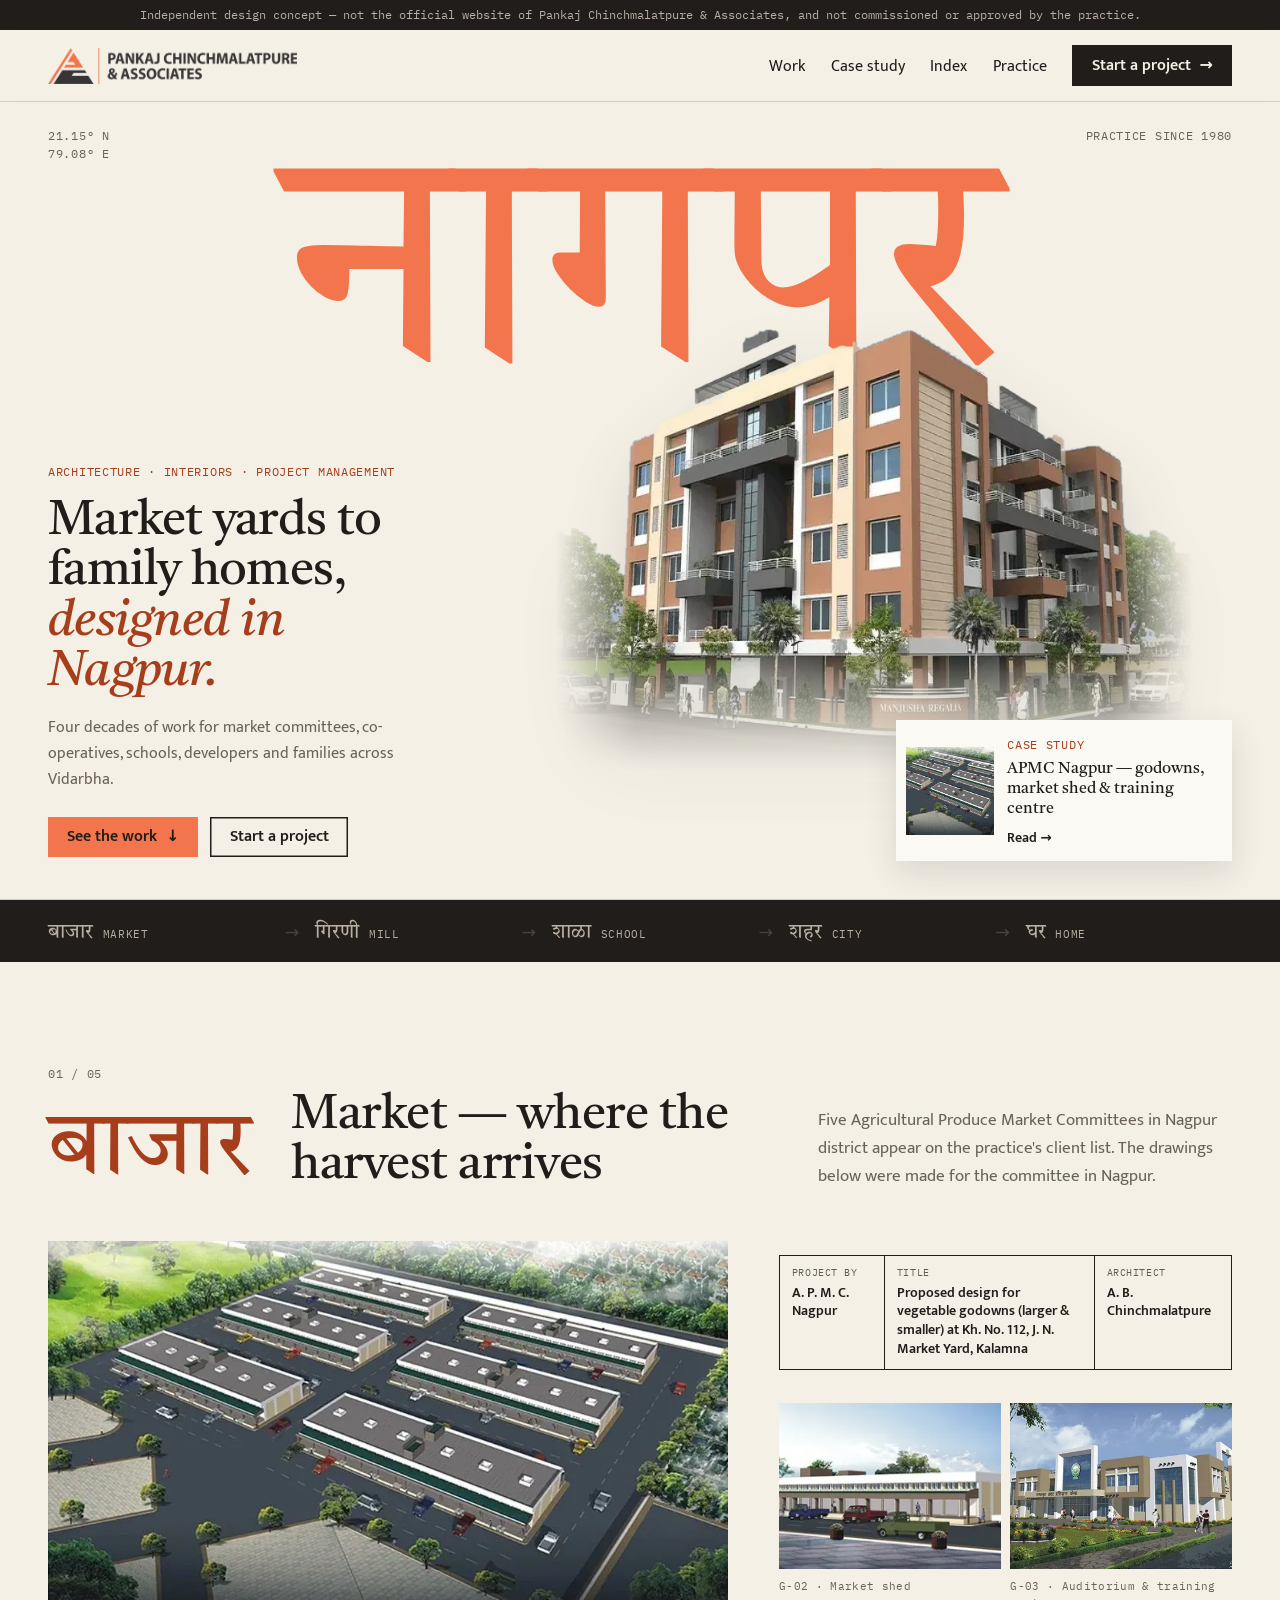
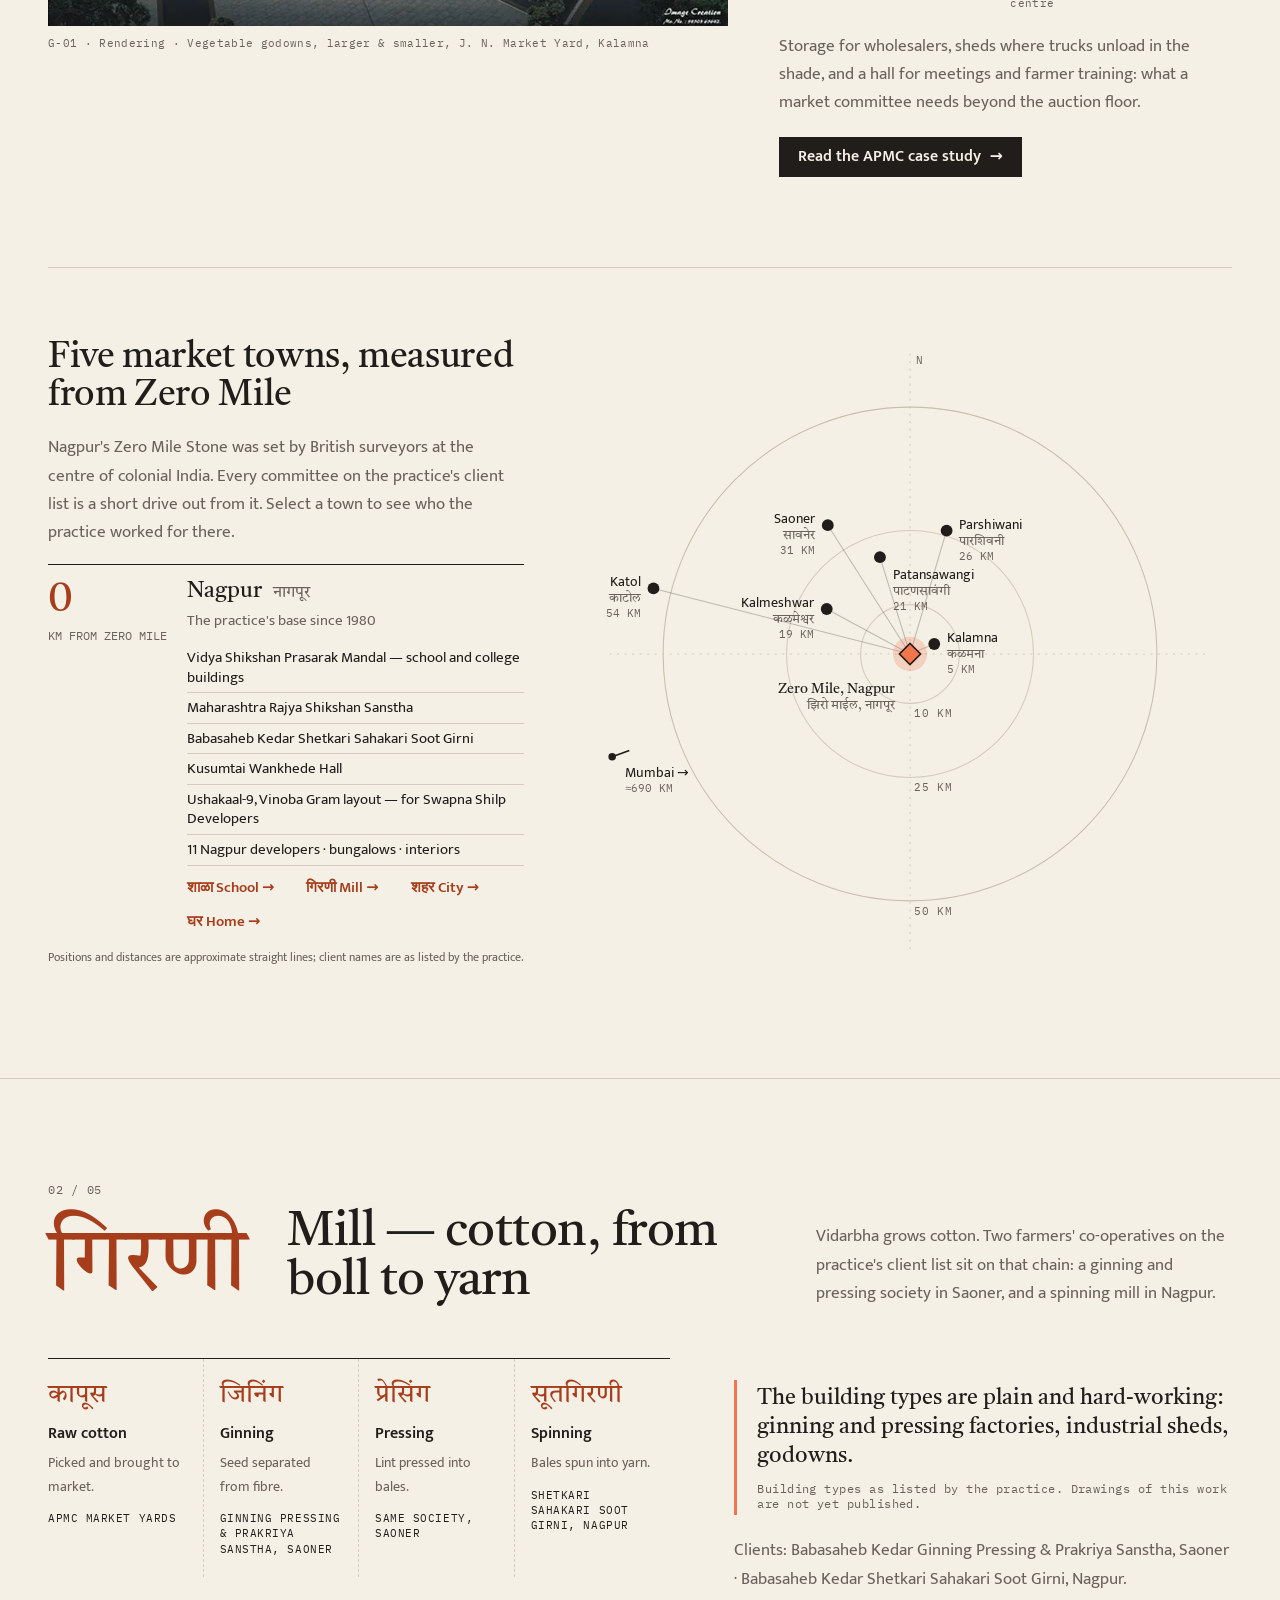
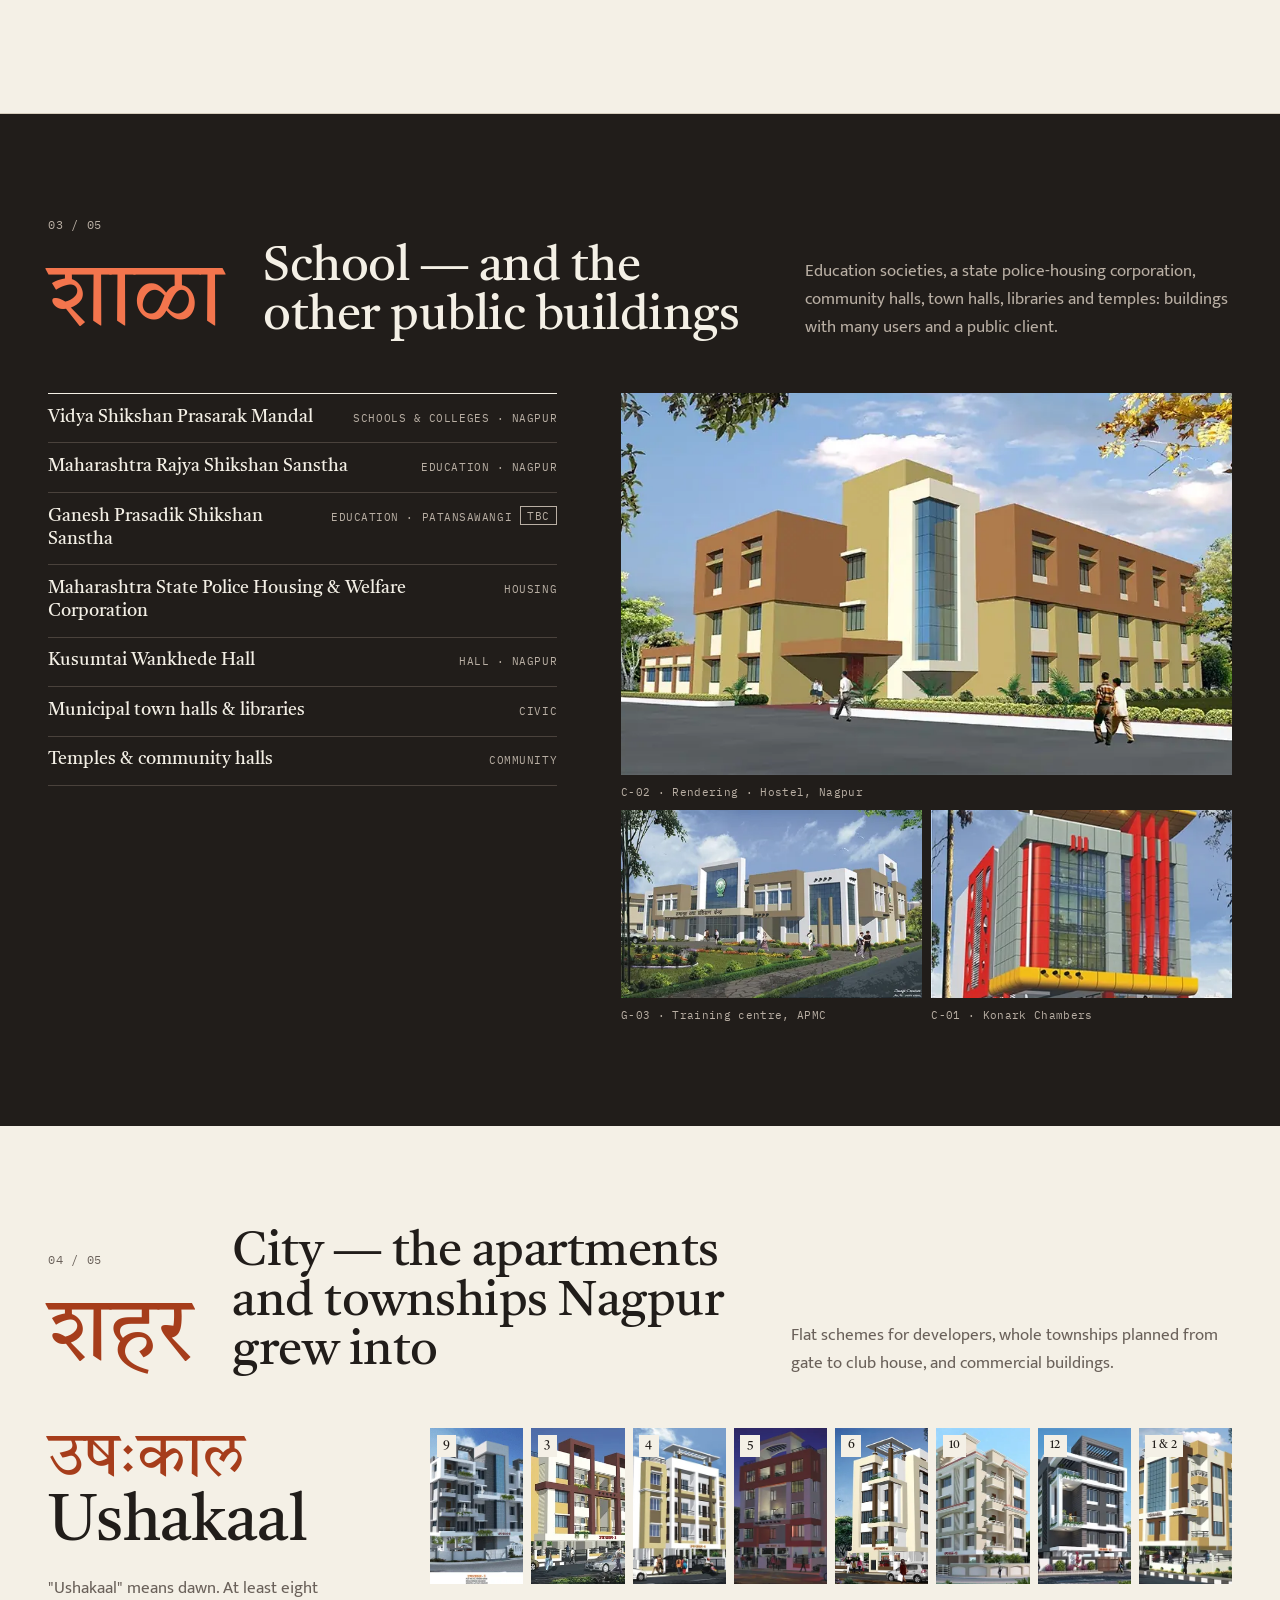
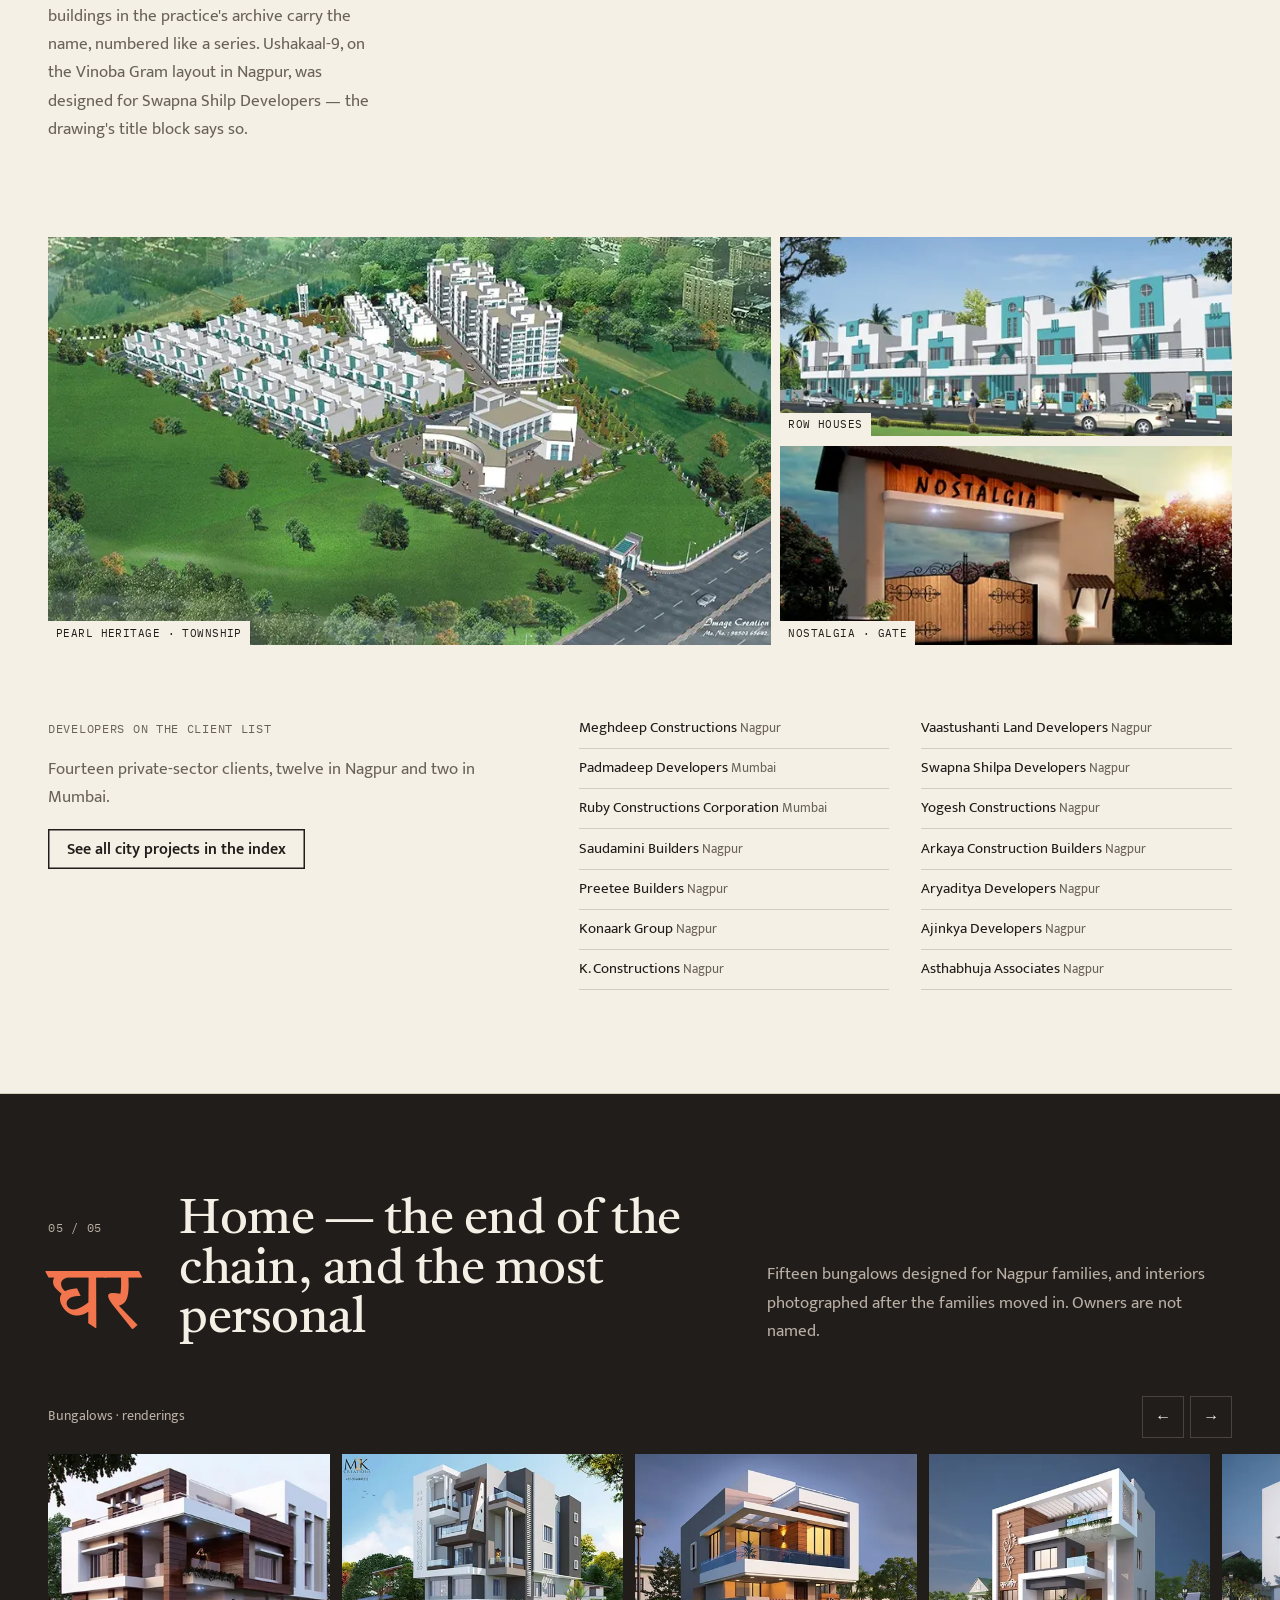
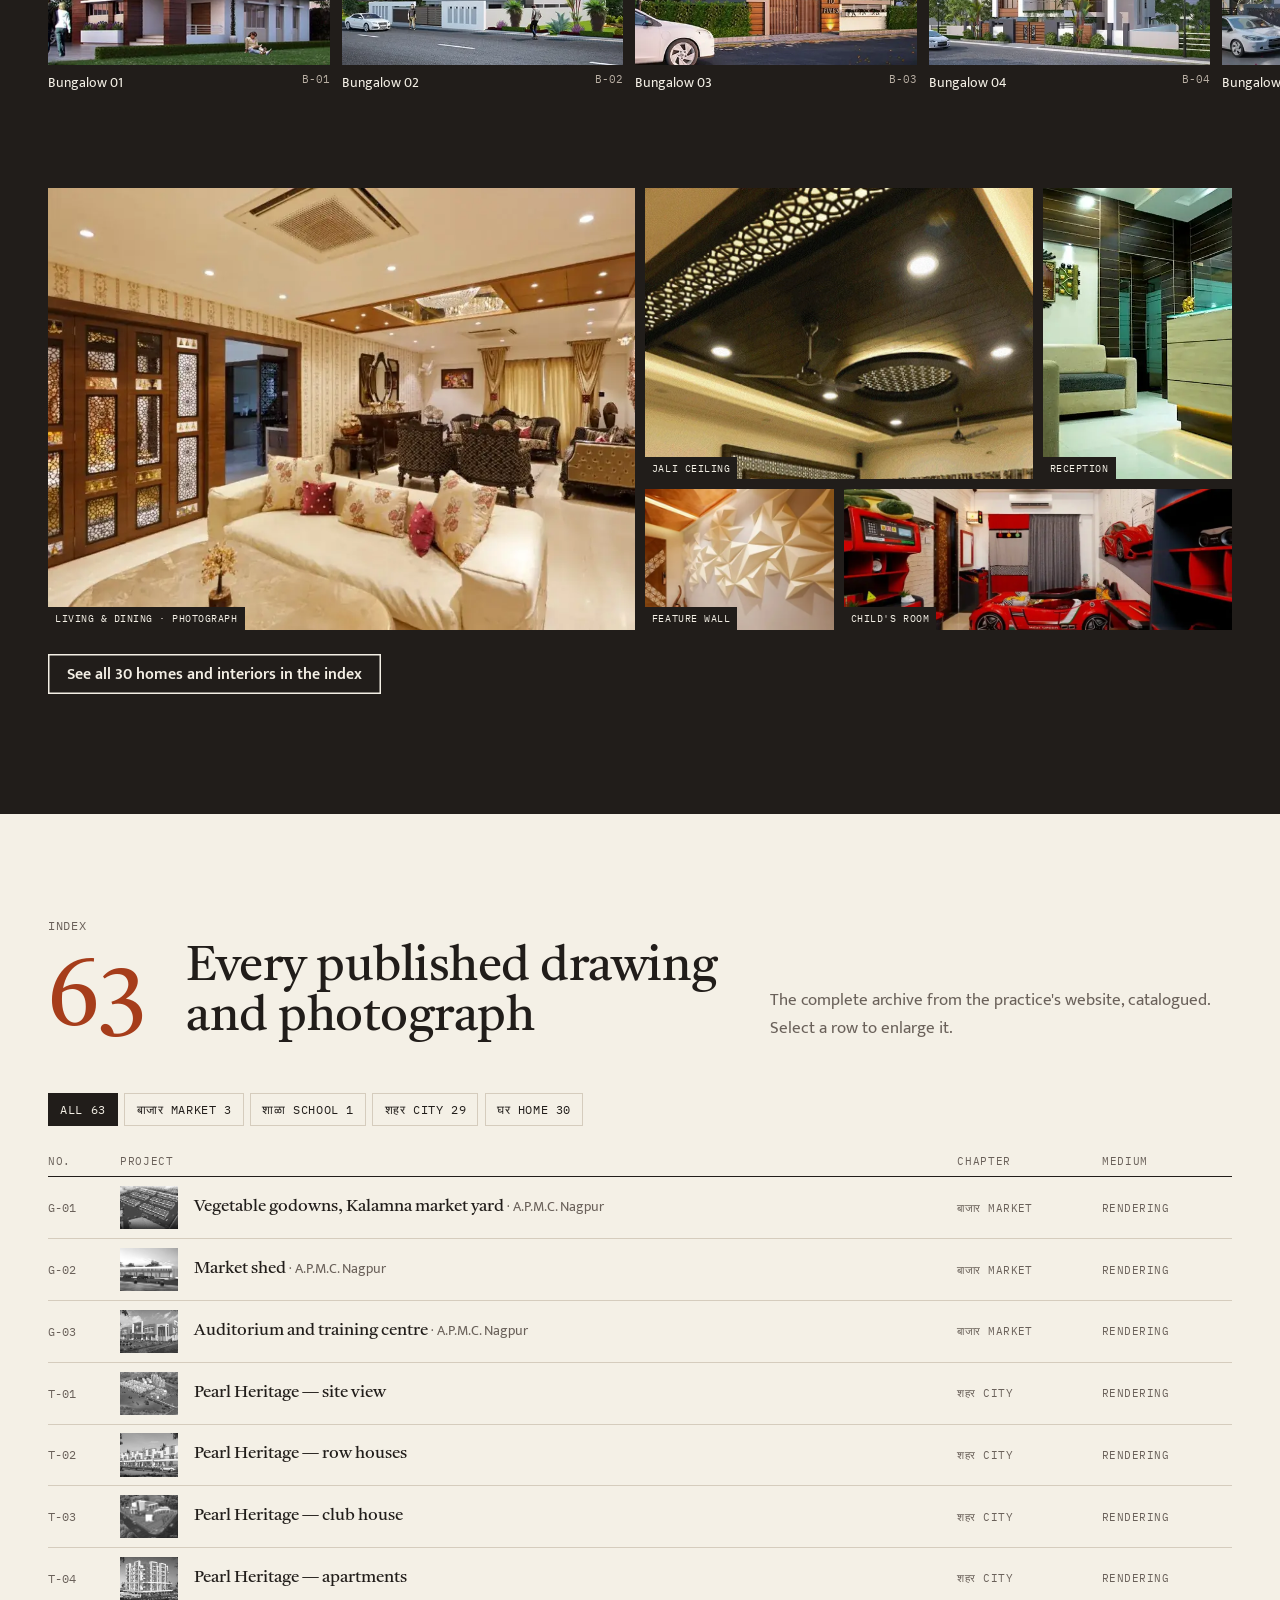
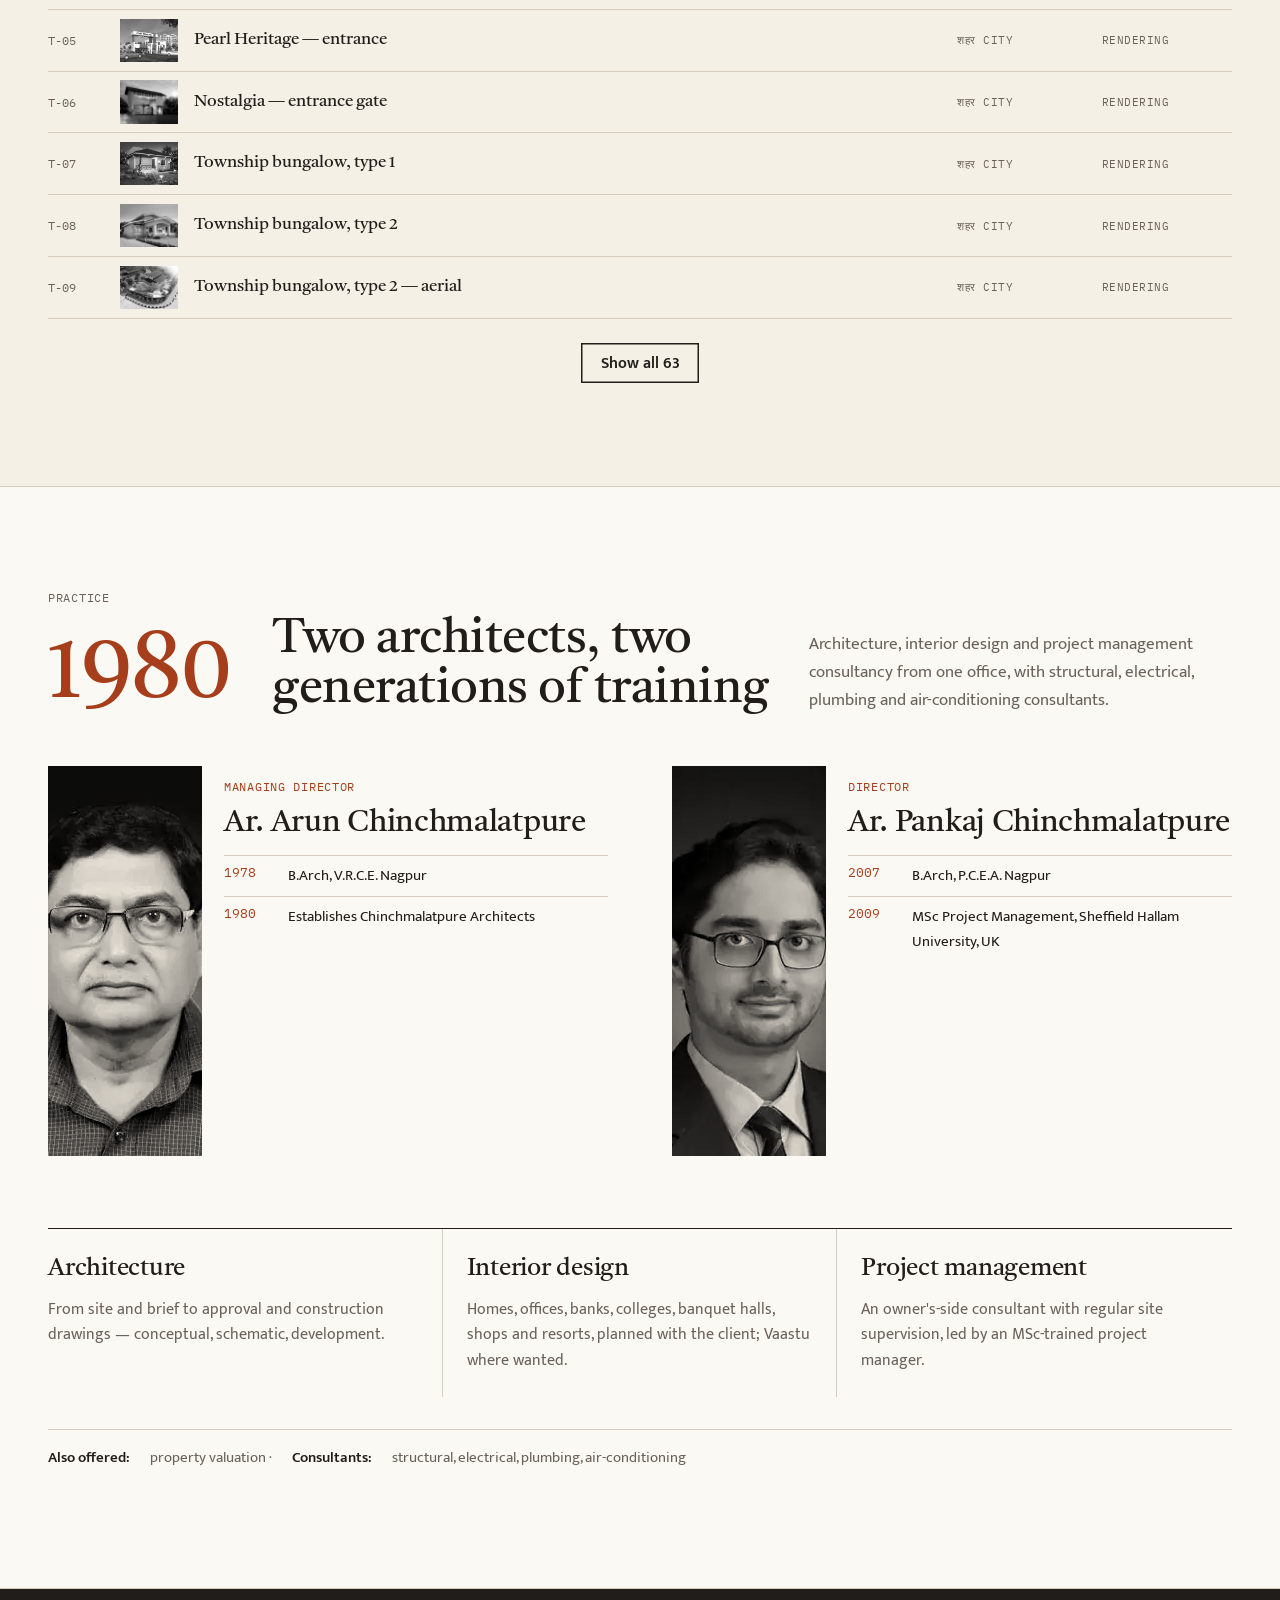
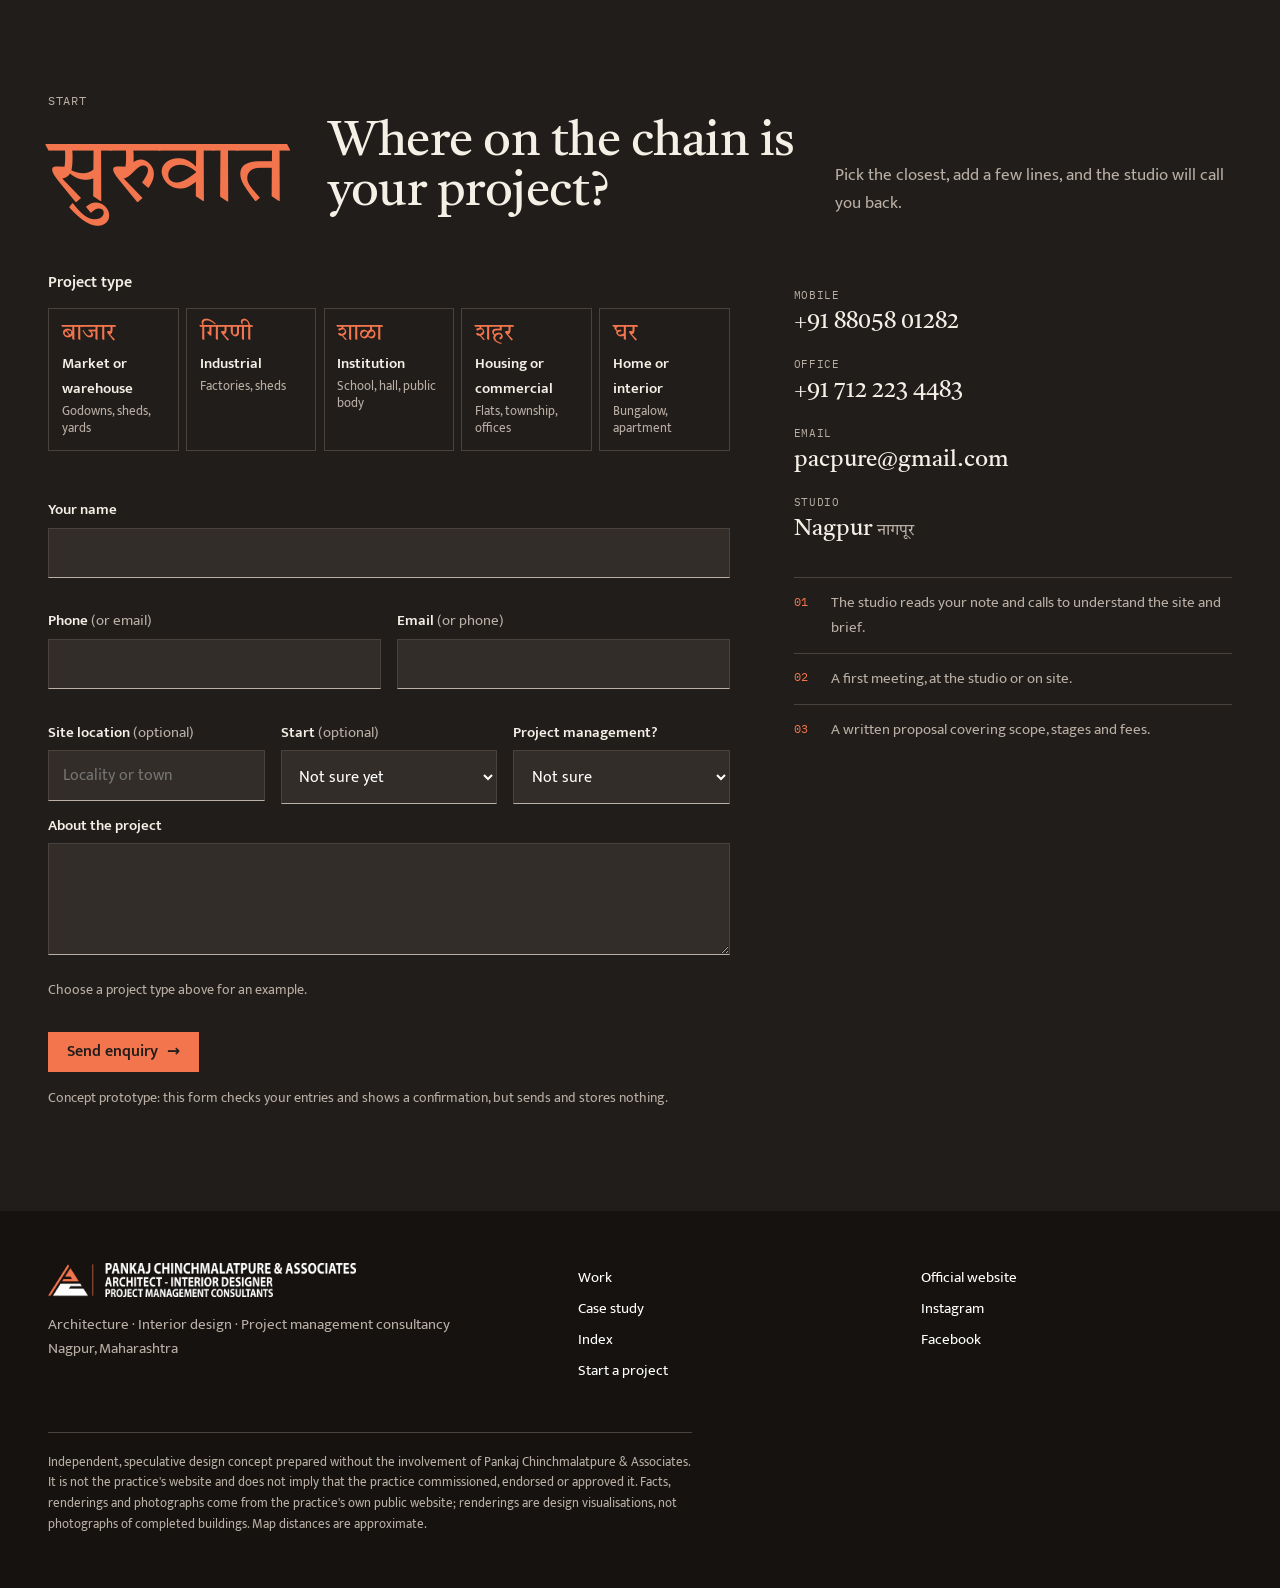
<file: index.html>
<!DOCTYPE html>
<html lang="en-IN">
<head>
<meta charset="utf-8">
<meta name="viewport" content="width=device-width, initial-scale=1">
<title>Pankaj Chinchmalatpure &amp; Associates — measured from Zero Mile (independent redesign concept)</title>
<meta name="description" content="Independent, unofficial redesign concept for Pankaj Chinchmalatpure &amp; Associates, Nagpur: market yards, mills, schools, housing and homes since 1980.">
<meta name="robots" content="noindex, nofollow">
<meta property="og:title" content="Pankaj Chinchmalatpure &amp; Associates — redesign concept (unofficial)">
<meta property="og:description" content="Independent concept. Not the official website of the practice.">
<meta property="og:image" content="assets/img/apmc-godowns.webp">
<meta name="theme-color" content="#F4F0E6">
<link rel="icon" href="assets/favicon.svg" type="image/svg+xml">
<link rel="preload" href="fonts/tiro-devanagari-marathi-latin-400-normal.woff2" as="font" type="font/woff2" crossorigin>
<link rel="stylesheet" href="css/site.css">
<script>document.documentElement.classList.add("js")</script>
</head>
<body>
<a class="skip" href="#main">Skip to content</a>
<aside class="concept-bar" aria-label="Concept notice"><p>Independent design concept — not the official website of Pankaj Chinchmalatpure &amp; Associates, and not commissioned or approved by the practice.</p></aside>

<header class="site-head">
  <div class="wrap">
    <a class="brand" href="index.html" aria-label="Pankaj Chinchmalatpure &amp; Associates — home"><img src="assets/img/logo.png" alt="Pankaj Chinchmalatpure &amp; Associates" width="554" height="80"></a>
    <button class="menu-toggle" aria-expanded="false" aria-controls="site-nav">Menu</button>
    <nav id="site-nav" class="nav" aria-label="Primary">
      <ul>
        <li><a href="#market">Work</a></li>
        <li><a href="case-study-apmc.html">Case study</a></li>
        <li><a href="#index">Index</a></li>
        <li><a href="#practice">Practice</a></li>
        <li><a class="btn" href="#enquire">Start a project <span class="arr" aria-hidden="true">→</span></a></li>
      </ul>
    </nav>
  </div>
</header>

<main id="main">
  <section class="hero" aria-labelledby="h-hero">
    <div class="hero-stage wrap">
      <p class="hero-word" lang="mr" aria-hidden="true">नागपूर</p>
      <p class="coord mono" aria-hidden="true"><span>21.15° N</span><span>79.08° E</span></p>
      <p class="est mono">Practice since 1980</p>
      <figure class="hero-building">
        <img src="assets/img/flat-scheme-1-cut.webp" alt="Rendering of Manjusha Regalia, a five-storey apartment building with terracotta and cream facades, designed by the practice" width="800" height="553" fetchpriority="high">
        <figcaption class="mono">F-16 · Manjusha Regalia · rendering</figcaption>
      </figure>
      <div class="hero-copy">
        <p class="eyebrow mono">Architecture · Interiors · Project management</p>
        <h1 id="h-hero">Market yards to family homes, <em>designed in Nagpur.</em></h1>
        <p class="lede">Four decades of work for market committees, co-operatives, schools, developers and families across Vidarbha.</p>
        <div class="actions">
          <a class="btn coral" href="#market">See the work <span class="arr" aria-hidden="true">↓</span></a>
          <a class="btn line" href="#enquire">Start a project</a>
        </div>
      </div>
      <a class="hero-card" href="case-study-apmc.html">
        <img src="assets/img/apmc-godowns-sm.webp" alt="" width="480" height="271">
        <span><span class="mono">Case study</span><b>APMC Nagpur — godowns, market shed &amp; training centre</b><span class="go">Read →</span></span>
      </a>
    </div>
  </section>

  <nav class="chain" aria-label="The work, from market to home">
    <ol>
      <li><a href="#market"><span class="mr" lang="mr">बाजार</span><span>Market</span></a></li>
      <li><a href="#mill"><span class="mr" lang="mr">गिरणी</span><span>Mill</span></a></li>
      <li><a href="#school"><span class="mr" lang="mr">शाळा</span><span>School</span></a></li>
      <li><a href="#city"><span class="mr" lang="mr">शहर</span><span>City</span></a></li>
      <li><a href="#home"><span class="mr" lang="mr">घर</span><span>Home</span></a></li>
    </ol>
  </nav>

  <!-- 01 MARKET -->
  <section class="chapter" id="market" aria-labelledby="h-market">
    <div class="wrap">
      <header class="ch-head">
        <div><span class="ch-no mono">01 / 05</span><span class="ch-mr" lang="mr" aria-hidden="true">बाजार</span></div>
        <h2 id="h-market">Market — where the harvest arrives</h2>
        <p>Five Agricultural Produce Market Committees in Nagpur district appear on the practice's client list. The drawings below were made for the committee in Nagpur.</p>
      </header>
      <div class="market rv">
        <figure class="big">
          <button class="zoom" type="button" data-open="G-01" aria-label="Enlarge: vegetable godowns, Kalamna" style="all:unset;cursor:zoom-in;display:block"><img src="assets/img/apmc-godowns.webp" alt="Aerial rendering of six long vegetable godown blocks along internal roads at the Kalamna market yard" width="886" height="501" loading="lazy"></button>
          <figcaption class="cap">G-01 · Rendering · Vegetable godowns, larger &amp; smaller, J. N. Market Yard, Kalamna</figcaption>
        </figure>
        <div class="side">
          <dl class="titleblock" aria-label="Title block printed on the drawing">
            <div><dt>Project by</dt><dd>A. P. M. C. Nagpur</dd></div>
            <div><dt>Title</dt><dd>Proposed design for vegetable godowns (larger &amp; smaller) at Kh. No. 112, J. N. Market Yard, Kalamna</dd></div>
            <div><dt>Architect</dt><dd>A. B. Chinchmalatpure</dd></div>
          </dl>
          <div class="pair">
            <figure><img src="assets/img/apmc-market-shed-sm.webp" alt="Rendering of a long open-fronted market shed with trucks at its bays" width="480" height="182" loading="lazy"><figcaption class="cap">G-02 · Market shed</figcaption></figure>
            <figure><img src="assets/img/apmc-auditorium-sm.webp" alt="Rendering of the auditorium and training centre" width="480" height="290" loading="lazy"><figcaption class="cap">G-03 · Auditorium &amp; training centre</figcaption></figure>
          </div>
          <p class="muted" style="margin:0">Storage for wholesalers, sheds where trucks unload in the shade, and a hall for meetings and farmer training: what a market committee needs beyond the auction floor.</p>
          <p style="margin:0"><a class="btn" href="case-study-apmc.html">Read the APMC case study <span class="arr" aria-hidden="true">→</span></a></p>
        </div>
      </div>
      <div class="towns rv" id="towns">
        <div class="towns-copy">
          <h3>Five market towns, measured from Zero Mile</h3>
          <p class="muted">Nagpur's Zero Mile Stone was set by British surveyors at the centre of colonial India. Every committee on the practice's client list is a short drive out from it. Select a town to see who the practice worked for there.</p>
          <div class="readout" id="readout" aria-live="polite">
            <span class="km" id="ro-km">0<small>KM</small></span>
            <h4 id="ro-name">Nagpur <span class="mr" lang="mr">नागपूर</span></h4>
            <p id="ro-note">The practice's base since 1980</p>
            <div class="chips" id="ro-cl"></div>
          </div>
          <p class="map-note">Positions and distances are approximate straight lines; client names are as listed by the practice.</p>
        </div>
        <div class="map-wrap">
<!--MAP:START-->
<svg class="zmap" viewBox="0 0 600 600" role="group" aria-labelledby="zm-t zm-d">
<title id="zm-t">Map: where the practice has worked, measured from Zero Mile, Nagpur</title>
<desc id="zm-d">A radial map centred on the Zero Mile Stone in Nagpur with rings at 10, 25 and 50 km. Each town is a button; select one to see the practice's clients there. Positions are approximate.</desc>
<line class="axis" x1="300" y1="20" x2="300" y2="580"/><line class="axis" x1="20" y1="300" x2="580" y2="300"/>
<circle class="ring" cx="300" cy="300" r="46.0"/>
<text class="ring-l" x="304" y="359.0">10 KM</text>
<circle class="ring" cx="300" cy="300" r="115.0"/>
<text class="ring-l" x="304" y="428.0">25 KM</text>
<circle class="ring major" cx="300" cy="300" r="230.0"/>
<text class="ring-l" x="304" y="543.0">50 KM</text>
<text class="ring-l" x="306" y="30">N</text>
<line class="ray" data-for="kalamna" x1="300" y1="300" x2="322.6" y2="290.7"/>
<g class="pt" tabindex="0" role="button" data-id="kalamna" aria-label="Kalamna, about 5 km from Zero Mile" style="animation-delay:0.60s"><circle class="hit" cx="322.6" cy="290.7" r="16"/><circle class="halo" cx="322.6" cy="290.7" r="13"/><circle class="dot" cx="322.6" cy="290.7" r="5.5"/><text x="334.6" y="288.7" text-anchor="start">Kalamna</text><text class="mr" lang="mr" x="334.6" y="303.7" text-anchor="start">कळमना</text><text class="km" x="334.6" y="317.7" text-anchor="start">5 KM</text></g>
<line class="ray" data-for="kalmeshwar" x1="300" y1="300" x2="222.4" y2="258.1"/>
<g class="pt" tabindex="0" role="button" data-id="kalmeshwar" aria-label="Kalmeshwar, about 19 km from Zero Mile" style="animation-delay:0.72s"><circle class="hit" cx="222.4" cy="258.1" r="16"/><circle class="halo" cx="222.4" cy="258.1" r="13"/><circle class="dot" cx="222.4" cy="258.1" r="5.5"/><text x="210.4" y="256.1" text-anchor="end">Kalmeshwar</text><text class="mr" lang="mr" x="210.4" y="271.1" text-anchor="end">कळमेश्वर</text><text class="km" x="210.4" y="285.1" text-anchor="end">19 KM</text></g>
<line class="ray" data-for="patansawangi" x1="300" y1="300" x2="272.0" y2="209.8"/>
<g class="pt" tabindex="0" role="button" data-id="patansawangi" aria-label="Patansawangi, about 21 km from Zero Mile" style="animation-delay:0.84s"><circle class="hit" cx="272.0" cy="209.8" r="16"/><circle class="halo" cx="272.0" cy="209.8" r="13"/><circle class="dot" cx="272.0" cy="209.8" r="5.5"/><text x="284.0" y="229.8" text-anchor="start">Patansawangi</text><text class="mr" lang="mr" x="284.0" y="244.8" text-anchor="start">पाटणसावंगी</text><text class="km" x="284.0" y="258.8" text-anchor="start">21 KM</text></g>
<line class="ray" data-for="saoner" x1="300" y1="300" x2="223.4" y2="180.0"/>
<g class="pt" tabindex="0" role="button" data-id="saoner" aria-label="Saoner, about 31 km from Zero Mile" style="animation-delay:0.96s"><circle class="hit" cx="223.4" cy="180.0" r="16"/><circle class="halo" cx="223.4" cy="180.0" r="13"/><circle class="dot" cx="223.4" cy="180.0" r="5.5"/><text x="211.4" y="178.0" text-anchor="end">Saoner</text><text class="mr" lang="mr" x="211.4" y="193.0" text-anchor="end">सावनेर</text><text class="km" x="211.4" y="207.0" text-anchor="end">31 KM</text></g>
<line class="ray" data-for="parseoni" x1="300" y1="300" x2="334.1" y2="185.1"/>
<g class="pt" tabindex="0" role="button" data-id="parseoni" aria-label="Parshiwani, about 26 km from Zero Mile" style="animation-delay:1.08s"><circle class="hit" cx="334.1" cy="185.1" r="16"/><circle class="halo" cx="334.1" cy="185.1" r="13"/><circle class="dot" cx="334.1" cy="185.1" r="5.5"/><text x="346.1" y="183.1" text-anchor="start">Parshiwani</text><text class="mr" lang="mr" x="346.1" y="198.1" text-anchor="start">पारशिवनी</text><text class="km" x="346.1" y="212.1" text-anchor="start">26 KM</text></g>
<line class="ray" data-for="katol" x1="300" y1="300" x2="61.0" y2="238.9"/>
<g class="pt" tabindex="0" role="button" data-id="katol" aria-label="Katol, about 54 km from Zero Mile" style="animation-delay:1.20s"><circle class="hit" cx="61.0" cy="238.9" r="16"/><circle class="halo" cx="61.0" cy="238.9" r="13"/><circle class="dot" cx="61.0" cy="238.9" r="5.5"/><text x="49.0" y="236.9" text-anchor="end">Katol</text><text class="mr" lang="mr" x="49.0" y="251.9" text-anchor="end">काटोल</text><text class="km" x="49.0" y="265.9" text-anchor="end">54 KM</text></g>
<g class="pt" tabindex="0" role="button" data-id="mumbai" aria-label="Mumbai, about 690 km from Zero Mile" style="animation-delay:1.5s"><circle class="hit" cx="30.5" cy="392.8" r="16"/><circle class="halo" cx="30.5" cy="392.8" r="13"/><path d="M38.5 389.8 L22.5 395.8" stroke="#211D1A" stroke-width="1.5"/><circle class="dot" cx="22.5" cy="395.8" r="3.5"/><text x="34.5" y="414.8" text-anchor="start">Mumbai →</text><text class="km" x="34.5" y="428.8">≈690 KM</text></g>
<g class="pt centre on" tabindex="0" role="button" data-id="nagpur" aria-label="Zero Mile, Nagpur — the practice's base"><circle class="hit" cx="300" cy="300" r="20"/><circle class="halo" cx="300" cy="300" r="16"/><rect x="293" y="293" width="14" height="14" fill="#F3754D" stroke="#211D1A" stroke-width="1.5" transform="rotate(45 300 300)"/><text x="286" y="336" text-anchor="end">Zero Mile, Nagpur</text><text class="mr" lang="mr" x="286" y="351" text-anchor="end">झिरो माईल, नागपूर</text></g>
</svg>
<script>window.PCA_PLACES={"kalamna": {"en": "Kalamna", "mr": "कळमना", "km": 5, "ch": ["market"], "cl": ["A.P.M.C. Nagpur — vegetable godowns, J. N. Market Yard"], "note": "Read the case study", "href": "case-study-apmc.html"}, "kalmeshwar": {"en": "Kalmeshwar", "mr": "कळमेश्वर", "km": 19, "ch": ["market"], "cl": ["Agricultural Produce Market Committee, Kalmeshwar"], "note": "", "href": ""}, "patansawangi": {"en": "Patansawangi", "mr": "पाटणसावंगी", "km": 21, "ch": ["school"], "cl": ["Ganesh Prasadik Shikshan Sanstha (listed as “Tatansawangi”)"], "note": "Place name to be confirmed", "href": ""}, "saoner": {"en": "Saoner", "mr": "सावनेर", "km": 31, "ch": ["market", "mill"], "cl": ["Agricultural Produce Market Committee, Saoner", "Babasaheb Kedar Ginning Pressing & Prakriya Sanstha"], "note": "", "href": ""}, "parseoni": {"en": "Parshiwani", "mr": "पारशिवनी", "km": 26, "ch": ["market"], "cl": ["Agricultural Produce Market Committee, Parshiwani"], "note": "", "href": ""}, "katol": {"en": "Katol", "mr": "काटोल", "km": 54, "ch": ["market"], "cl": ["Agricultural Produce Market Committee, Katol"], "note": "A cotton-trading town", "href": ""}, "mumbai": {"en": "Mumbai", "mr": "मुंबई", "km": 690, "ch": ["city"], "cl": ["Padmadeep Developers", "Ruby Constructions Corporation"], "note": "Off the map: two Mumbai developers are on the client list", "href": ""}, "nagpur": {"en": "Nagpur", "mr": "नागपूर", "km": 0, "ch": ["school", "mill", "city", "home"], "cl": ["Vidya Shikshan Prasarak Mandal — school and college buildings", "Maharashtra Rajya Shikshan Sanstha", "Babasaheb Kedar Shetkari Sahakari Soot Girni", "Kusumtai Wankhede Hall", "Ushakaal-9, Vinoba Gram layout — for Swapna Shilp Developers", "11 Nagpur developers · bungalows · interiors"], "note": "The practice's base since 1980", "href": ""}}</script>
<!--MAP:END-->
        </div>
      </div>
    </div>
  </section>

  <!-- 02 MILL -->
  <section class="chapter" id="mill" aria-labelledby="h-mill">
    <div class="wrap">
      <header class="ch-head">
        <div><span class="ch-no mono">02 / 05</span><span class="ch-mr" lang="mr" aria-hidden="true">गिरणी</span></div>
        <h2 id="h-mill">Mill — cotton, from boll to yarn</h2>
        <p>Vidarbha grows cotton. Two farmers' co-operatives on the practice's client list sit on that chain: a ginning and pressing society in Saoner, and a spinning mill in Nagpur.</p>
      </header>
      <div class="mill rv">
        <ol class="flow" aria-label="The cotton chain and where the practice's clients sit on it">
          <li><span class="mr" lang="mr">कापूस</span><b>Raw cotton</b><p>Picked and brought to market.</p><span class="who">APMC market yards</span></li>
          <li><span class="mr" lang="mr">जिनिंग</span><b>Ginning</b><p>Seed separated from fibre.</p><span class="who">Ginning Pressing &amp; Prakriya Sanstha, Saoner</span></li>
          <li><span class="mr" lang="mr">प्रेसिंग</span><b>Pressing</b><p>Lint pressed into bales.</p><span class="who">Same society, Saoner</span></li>
          <li><span class="mr" lang="mr">सूतगिरणी</span><b>Spinning</b><p>Bales spun into yarn.</p><span class="who">Shetkari Sahakari Soot Girni, Nagpur</span></li>
        </ol>
        <div>
          <p class="quote-fact">The building types are plain and hard-working: ginning and pressing factories, industrial sheds, godowns.<small>Building types as listed by the practice. Drawings of this work are not yet published.</small></p>
          <p class="muted">Clients: Babasaheb Kedar Ginning Pressing &amp; Prakriya Sanstha, Saoner · Babasaheb Kedar Shetkari Sahakari Soot Girni, Nagpur.</p>
        </div>
      </div>
    </div>
  </section>

  <!-- 03 SCHOOL -->
  <section class="chapter dark" id="school" aria-labelledby="h-school">
    <div class="wrap">
      <header class="ch-head">
        <div><span class="ch-no mono">03 / 05</span><span class="ch-mr" lang="mr" aria-hidden="true">शाळा</span></div>
        <h2 id="h-school">School — and the other public buildings</h2>
        <p>Education societies, a state police-housing corporation, community halls, town halls, libraries and temples: buildings with many users and a public client.</p>
      </header>
      <div class="school rv">
        <ul class="ledger" aria-label="Institutional clients and building types">
          <li><span>Vidya Shikshan Prasarak Mandal</span><span>Schools &amp; colleges · Nagpur</span></li>
          <li><span>Maharashtra Rajya Shikshan Sanstha</span><span>Education · Nagpur</span></li>
          <li><span>Ganesh Prasadik Shikshan Sanstha</span><span>Education · Patansawangi <span class="tbc">TBC</span></span></li>
          <li><span>Maharashtra State Police Housing &amp; Welfare Corporation</span><span>Housing</span></li>
          <li><span>Kusumtai Wankhede Hall</span><span>Hall · Nagpur</span></li>
          <li><span>Municipal town halls &amp; libraries</span><span>Civic</span></li>
          <li><span>Temples &amp; community halls</span><span>Community</span></li>
        </ul>
        <div class="stack">
          <figure><button type="button" data-open="C-02" style="all:unset;cursor:zoom-in;display:block;width:100%"><img src="assets/img/hostel-nagpur.webp" alt="Rendering of a hostel building in Nagpur with a long facade of repeated windows" width="818" height="499" loading="lazy"></button><figcaption class="cap">C-02 · Rendering · Hostel, Nagpur</figcaption></figure>
          <figure><img src="assets/img/apmc-auditorium-sm.webp" alt="Rendering of the APMC auditorium and training centre" width="480" height="290" loading="lazy"><figcaption class="cap">G-03 · Training centre, APMC</figcaption></figure>
          <figure><img src="assets/img/konark-chambers-sm.webp" alt="Rendering of Konark Chambers, a commercial building with a red and white facade" width="404" height="480" loading="lazy" style="aspect-ratio:16/10;object-position:50% 30%"><figcaption class="cap">C-01 · Konark Chambers</figcaption></figure>
        </div>
      </div>
    </div>
  </section>

  <!-- 04 CITY -->
  <section class="chapter" id="city" aria-labelledby="h-city">
    <div class="wrap">
      <header class="ch-head">
        <div><span class="ch-no mono">04 / 05</span><span class="ch-mr" lang="mr" aria-hidden="true">शहर</span></div>
        <h2 id="h-city">City — the apartments and townships Nagpur grew into</h2>
        <p>Flat schemes for developers, whole townships planned from gate to club house, and commercial buildings.</p>
      </header>
      <div class="ushakaal rv">
        <div>
          <h3><span class="mr" lang="mr">उषःकाल</span>Ushakaal</h3>
          <p>"Ushakaal" means dawn. At least eight buildings in the practice's archive carry the name, numbered like a series. Ushakaal-9, on the Vinoba Gram layout in Nagpur, was designed for Swapna Shilp Developers — the drawing's title block says so.</p>
        </div>
        <ul class="series" id="series"></ul>
      </div>
      <div class="township rv">
        <figure><button type="button" data-open="T-01" style="all:unset;cursor:zoom-in;display:block;height:100%"><img src="assets/img/pearl-heritage-top.webp" alt="Aerial rendering of the Pearl Heritage township: row houses, apartment blocks and a club house among landscaped streets" width="887" height="500" loading="lazy"></button><figcaption>Pearl Heritage · township</figcaption></figure>
        <div class="t-side">
          <figure><img src="assets/img/pearl-heritage-row-houses-sm.webp" alt="Rendering of Pearl Heritage row houses" width="480" height="279" loading="lazy"><figcaption>Row houses</figcaption></figure>
          <figure><img src="assets/img/nostalgia-gate-sm.webp" alt="Rendering of the Nostalgia township entrance gate" width="480" height="360" loading="lazy"><figcaption>Nostalgia · gate</figcaption></figure>
        </div>
      </div>
      <div class="city-foot rv">
        <div>
          <p class="mono muted">Developers on the client list</p>
          <p class="muted">Fourteen private-sector clients, twelve in Nagpur and two in Mumbai.</p>
          <button class="btn line" type="button" data-index="city">See all city projects in the index</button>
        </div>
        <ul class="devs">
          <li>Meghdeep Constructions <small>Nagpur</small></li><li>Padmadeep Developers <small>Mumbai</small></li>
          <li>Ruby Constructions Corporation <small>Mumbai</small></li><li>Saudamini Builders <small>Nagpur</small></li>
          <li>Preetee Builders <small>Nagpur</small></li><li>Konaark Group <small>Nagpur</small></li>
          <li>K. Constructions <small>Nagpur</small></li><li>Vaastushanti Land Developers <small>Nagpur</small></li>
          <li>Swapna Shilpa Developers <small>Nagpur</small></li><li>Yogesh Constructions <small>Nagpur</small></li>
          <li>Arkaya Construction Builders <small>Nagpur</small></li><li>Aryaditya Developers <small>Nagpur</small></li>
          <li>Ajinkya Developers <small>Nagpur</small></li><li>Asthabhuja Associates <small>Nagpur</small></li>
        </ul>
      </div>
    </div>
  </section>

  <!-- 05 HOME -->
  <section class="chapter dark" id="home" aria-labelledby="h-home">
    <div class="wrap">
      <header class="ch-head">
        <div><span class="ch-no mono">05 / 05</span><span class="ch-mr" lang="mr" aria-hidden="true">घर</span></div>
        <h2 id="h-home">Home — the end of the chain, and the most personal</h2>
        <p>Fifteen bungalows designed for Nagpur families, and interiors photographed after the families moved in. Owners are not named.</p>
      </header>
      <div class="rail-hint"><span>Bungalows · renderings</span><span class="rail-ctl"><button type="button" data-rail="-1" aria-label="Scroll bungalows left">←</button><button type="button" data-rail="1" aria-label="Scroll bungalows right">→</button></span></div>
      <ul class="rail" id="rail" aria-label="Bungalows"></ul>
      <div class="rooms rv" aria-label="Interiors">
        <figure><img src="assets/img/int-living-03.webp" alt="Living and dining room with a timber coffered ceiling and glazed jali cabinets" width="1024" height="682" loading="lazy"><figcaption>Living &amp; dining · photograph</figcaption></figure>
        <figure><img src="assets/img/int-ceiling-01.webp" alt="Dark timber ceiling with a backlit geometric jali border" width="800" height="600" loading="lazy"><figcaption>Jali ceiling</figcaption></figure>
        <figure><img src="assets/img/int-office-02.webp" alt="Office reception with dark timber wall panels" width="333" height="501" loading="lazy"><figcaption>Reception</figcaption></figure>
        <figure><img src="assets/img/int-wall-01-sm.webp" alt="Sculpted white faceted feature wall" width="480" height="314" loading="lazy"><figcaption>Feature wall</figcaption></figure>
        <figure><img src="assets/img/int-kids-01.webp" alt="Child's bedroom with a red racing-car bed" width="1024" height="647" loading="lazy"><figcaption>Child's room</figcaption></figure>
      </div>
      <p style="margin-top:1.5rem"><button class="btn line" type="button" data-index="home">See all 30 homes and interiors in the index</button></p>
    </div>
  </section>

  <!-- INDEX -->
  <section class="chapter" id="index" aria-labelledby="h-index">
    <div class="wrap">
      <header class="ch-head">
        <div><span class="ch-no mono">Index</span><span class="ch-mr" aria-hidden="true">63</span></div>
        <h2 id="h-index">Every published drawing and photograph</h2>
        <p>The complete archive from the practice's website, catalogued. Select a row to enlarge it.</p>
      </header>
      <div class="index-tools" role="group" aria-label="Filter the index">
        <button type="button" aria-pressed="true" data-f="all">All 63</button>
        <button type="button" aria-pressed="false" data-f="market">बाजार Market 3</button>
        <button type="button" aria-pressed="false" data-f="school">शाळा School 1</button>
        <button type="button" aria-pressed="false" data-f="city">शहर City 29</button>
        <button type="button" aria-pressed="false" data-f="home">घर Home 30</button>
      </div>
      <p class="vh" id="idx-status" aria-live="polite"></p>
      <table class="idx">
        <thead><tr><th scope="col">No.</th><th scope="col">Project</th><th scope="col" class="hide-s">Chapter</th><th scope="col" class="hide-s">Medium</th></tr></thead>
        <tbody id="idx-body"></tbody>
      </table>
      <div class="idx-more"><button class="btn line" type="button" id="idx-more">Show all 63</button></div>
    </div>
  </section>

  <!-- PRACTICE -->
  <section class="chapter" id="practice" aria-labelledby="h-practice" style="background:var(--white)">
    <div class="wrap">
      <header class="ch-head">
        <div><span class="ch-no mono">Practice</span><span class="ch-mr" aria-hidden="true">1980</span></div>
        <h2 id="h-practice">Two architects, two generations of training</h2>
        <p>Architecture, interior design and project management consultancy from one office, with structural, electrical, plumbing and air-conditioning consultants.</p>
      </header>
      <div class="practice">
        <article class="gen rv">
          <img src="assets/img/portrait-arun.webp" alt="Portrait of Ar. Arun Chinchmalatpure" width="360" height="390" loading="lazy">
          <div><p class="role mono">Managing Director</p><h3>Ar. Arun Chinchmalatpure</h3>
            <ul class="cv"><li><span>1978</span>B.Arch, V.R.C.E. Nagpur</li><li><span>1980</span>Establishes Chinchmalatpure Architects</li></ul></div>
        </article>
        <article class="gen rv">
          <img src="assets/img/portrait-pankaj.webp" alt="Portrait of Ar. Pankaj Chinchmalatpure" width="360" height="390" loading="lazy">
          <div><p class="role mono">Director</p><h3>Ar. Pankaj Chinchmalatpure</h3>
            <ul class="cv"><li><span>2007</span>B.Arch, P.C.E.A. Nagpur</li><li><span>2009</span>MSc Project Management, Sheffield Hallam University, UK</li></ul></div>
        </article>
      </div>
      <div class="services">
        <article><h3>Architecture</h3><p>From site and brief to approval and construction drawings — conceptual, schematic, development.</p></article>
        <article><h3>Interior design</h3><p>Homes, offices, banks, colleges, banquet halls, shops and resorts, planned with the client; Vaastu where wanted.</p></article>
        <article><h3>Project management</h3><p>An owner's-side consultant with regular site supervision, led by an MSc-trained project manager.</p></article>
      </div>
      <p class="consult"><b>Also offered:</b> property valuation · <b>Consultants:</b> structural, electrical, plumbing, air-conditioning</p>
    </div>
  </section>

  <!-- ENQUIRY -->
  <section class="chapter dark" id="enquire" aria-labelledby="h-enq">
    <div class="wrap">
      <header class="ch-head">
        <div><span class="ch-no mono">Start</span><span class="ch-mr" lang="mr" aria-hidden="true">सुरुवात</span></div>
        <h2 id="h-enq">Where on the chain is your project?</h2>
        <p>Pick the closest, add a few lines, and the studio will call you back.</p>
      </header>
      <div class="enq">
        <div>
          <form id="enquiry-form" novalidate>
            <fieldset>
              <legend>Project type</legend>
              <div class="paths">
                <label><input type="radio" name="path" value="market"><span class="mr" lang="mr" aria-hidden="true">बाजार</span><b>Market or warehouse</b><small>Godowns, sheds, yards</small></label>
                <label><input type="radio" name="path" value="mill"><span class="mr" lang="mr" aria-hidden="true">गिरणी</span><b>Industrial</b><small>Factories, sheds</small></label>
                <label><input type="radio" name="path" value="school"><span class="mr" lang="mr" aria-hidden="true">शाळा</span><b>Institution</b><small>School, hall, public body</small></label>
                <label><input type="radio" name="path" value="city"><span class="mr" lang="mr" aria-hidden="true">शहर</span><b>Housing or commercial</b><small>Flats, township, offices</small></label>
                <label><input type="radio" name="path" value="home"><span class="mr" lang="mr" aria-hidden="true">घर</span><b>Home or interior</b><small>Bungalow, apartment</small></label>
              </div>
              <p class="error" id="path-err" aria-live="polite"></p>
            </fieldset>
            <div class="field"><label for="f-name">Your name</label><input id="f-name" name="name" autocomplete="name" aria-describedby="f-name-err"><p class="error" id="f-name-err" aria-live="polite"></p></div>
            <div class="row2">
              <div class="field"><label for="f-phone">Phone <span class="hint">(or email)</span></label><input id="f-phone" name="phone" type="tel" inputmode="tel" autocomplete="tel" aria-describedby="f-phone-err"><p class="error" id="f-phone-err" aria-live="polite"></p></div>
              <div class="field"><label for="f-email">Email <span class="hint">(or phone)</span></label><input id="f-email" name="email" type="email" autocomplete="email" aria-describedby="f-email-err"><p class="error" id="f-email-err" aria-live="polite"></p></div>
            </div>
            <div class="row3">
              <div class="field"><label for="f-where">Site location <span class="hint">(optional)</span></label><input id="f-where" name="where" placeholder="Locality or town"></div>
              <div class="field"><label for="f-when">Start <span class="hint">(optional)</span></label><select id="f-when" name="when"><option value="">Not sure yet</option><option>Within 3 months</option><option>3–12 months</option><option>Later than a year</option></select></div>
              <div class="field"><label for="f-pmc">Project management?</label><select id="f-pmc" name="pmc"><option value="">Not sure</option><option>Yes, with design</option><option>No</option><option>Only project management</option></select></div>
            </div>
            <div class="field"><label for="f-brief">About the project</label><textarea id="f-brief" name="brief" aria-describedby="brief-hint f-brief-err"></textarea><p class="note" id="brief-hint">Choose a project type above for an example.</p><p class="error" id="f-brief-err" aria-live="polite"></p></div>
            <button class="btn coral" type="submit">Send enquiry <span class="arr" aria-hidden="true">→</span></button>
            <p class="note">Concept prototype: this form checks your entries and shows a confirmation, but sends and stores nothing.</p>
          </form>
          <div class="confirm" id="enquiry-done" tabindex="-1" hidden>
            <p class="mono" style="color:var(--coral)">Prototype only — nothing was sent</p>
            <h3>Thank you. Your enquiry is complete.</h3>
            <p>Project type: <strong data-path></strong>. On the live site this would reach the studio. To contact the practice now, use the details alongside.</p>
            <button class="btn line" type="button" id="enquiry-again">Start another enquiry</button>
          </div>
        </div>
        <aside class="direct" aria-labelledby="h-direct">
          <h3 id="h-direct" class="vh">Contact the studio directly</h3>
          <dl>
            <dt>Mobile</dt><dd><a href="tel:+918805801282">+91 88058 01282</a></dd>
            <dt>Office</dt><dd><a href="tel:+917122234483">+91 712 223 4483</a></dd>
            <dt>Email</dt><dd><a href="mailto:pacpure@gmail.com">pacpure@gmail.com</a></dd>
            <dt>Studio</dt><dd>Nagpur <span class="mr" lang="mr" style="color:var(--muted-dk);font-size:1rem">नागपूर</span></dd>
          </dl>
          <ol class="steps" aria-label="What happens next">
            <li>The studio reads your note and calls to understand the site and brief.</li>
            <li>A first meeting, at the studio or on site.</li>
            <li>A written proposal covering scope, stages and fees.</li>
          </ol>
        </aside>
      </div>
    </div>
  </section>
</main>

<footer class="foot">
  <div class="wrap">
    <div><img src="assets/img/logo-a.png" alt="Pankaj Chinchmalatpure &amp; Associates" width="816" height="90" loading="lazy"><p>Architecture · Interior design · Project management consultancy<br>Nagpur, Maharashtra</p></div>
    <ul aria-label="This concept"><li><a href="#market">Work</a></li><li><a href="case-study-apmc.html">Case study</a></li><li><a href="#index">Index</a></li><li><a href="#enquire">Start a project</a></li></ul>
    <ul aria-label="Elsewhere"><li><a href="https://www.chinchmalatpurearchitects.com/" rel="noopener">Official website</a></li><li><a href="https://www.instagram.com/chinchmalatpure_architects/" rel="noopener">Instagram</a></li><li><a href="https://www.facebook.com/chinchmalatpurearchitect/" rel="noopener">Facebook</a></li></ul>
    <p class="disc">Independent, speculative design concept prepared without the involvement of Pankaj Chinchmalatpure &amp; Associates. It is not the practice's website and does not imply that the practice commissioned, endorsed or approved it. Facts, renderings and photographs come from the practice's own public website; renderings are design visualisations, not photographs of completed buildings. Map distances are approximate.</p>
  </div>
</footer>

<dialog class="lb" id="lightbox" aria-labelledby="lb-title">
  <button class="lb-close" type="button" data-close>Close ✕</button>
  <figure class="lb-fig">
    <div class="lb-img"><img id="lb-img" alt=""></div>
    <figcaption class="lb-cap">
      <span class="mono" id="lb-code"></span><h3 id="lb-title"></h3><p id="lb-sub"></p><p id="lb-kind"></p>
      <p id="lb-link" hidden><a href="case-study-apmc.html">Read the case study →</a></p>
      <div class="lb-nav"><button type="button" data-step="-1">← Previous</button><button type="button" data-step="1">Next →</button></div>
    </figcaption>
  </figure>
</dialog>
<script src="js/projects.js" defer></script>
<script src="js/site.js" defer></script>
</body>
</html>
</file>
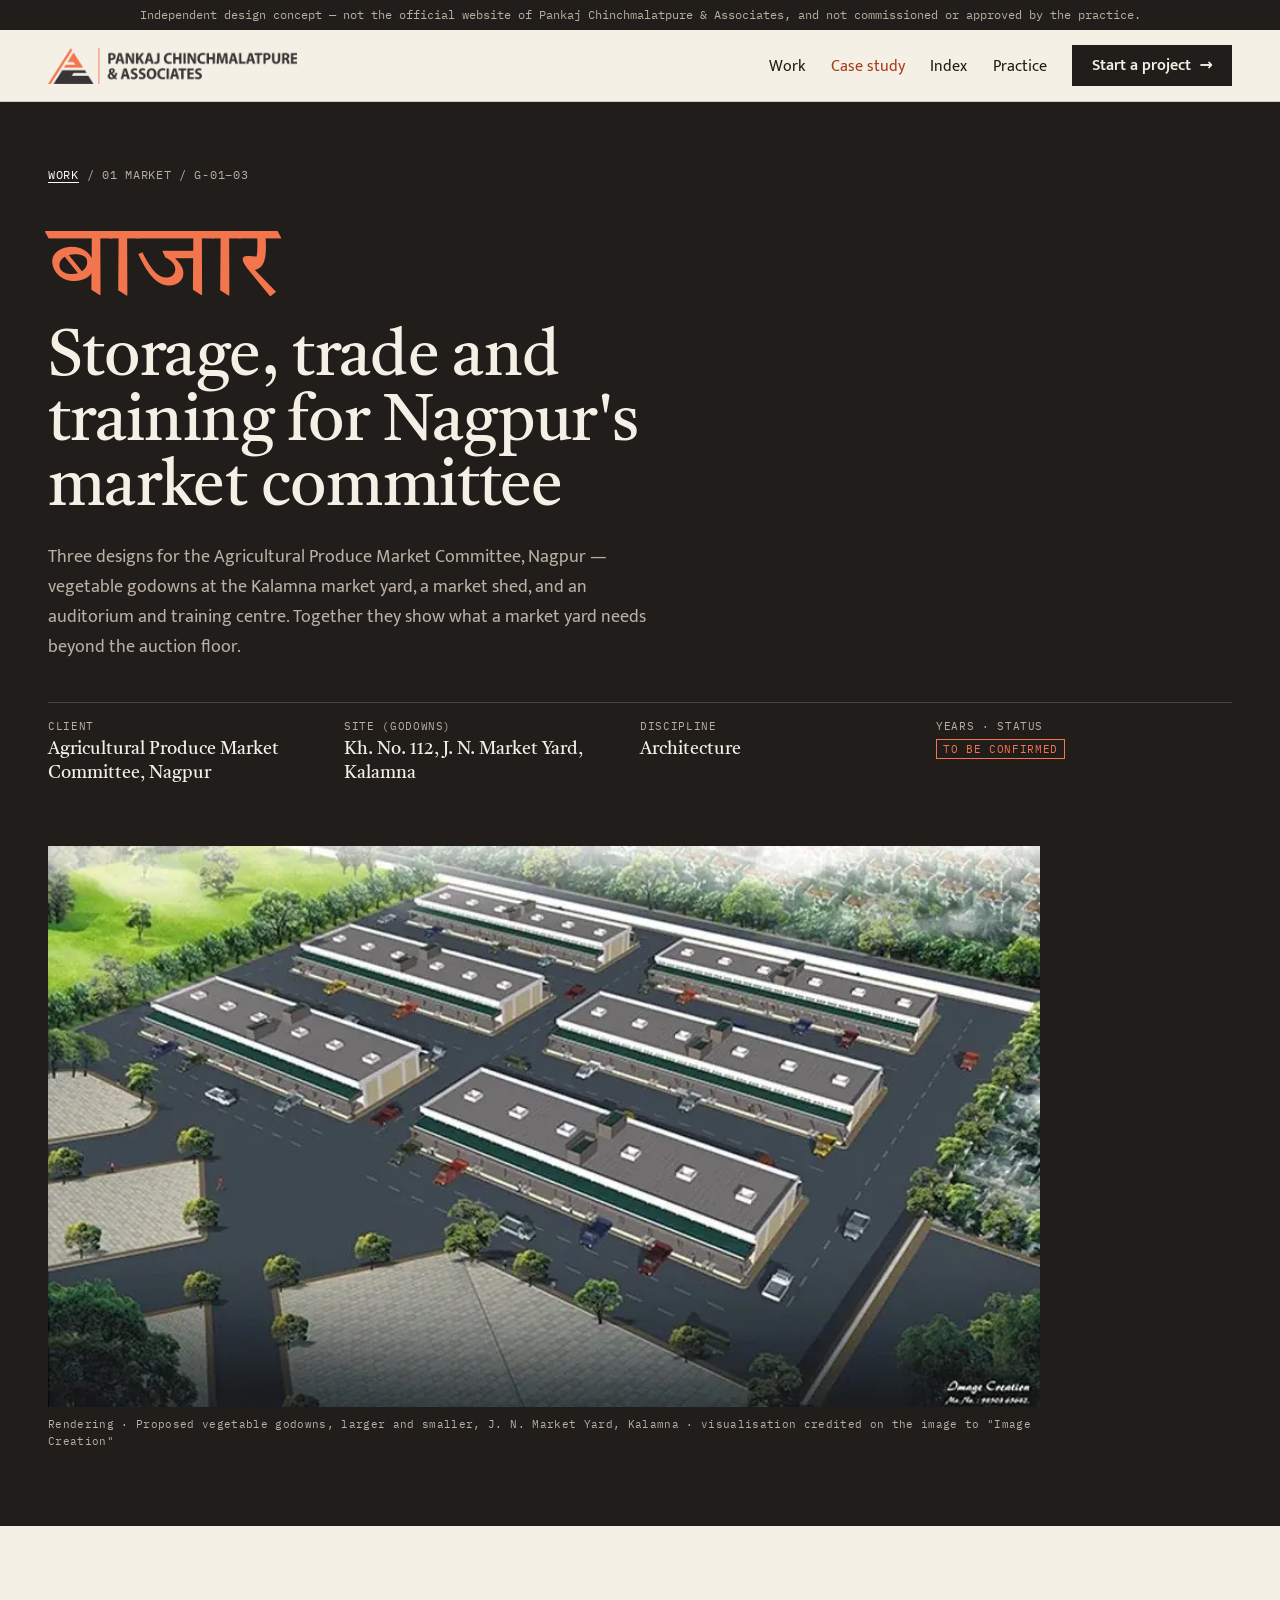
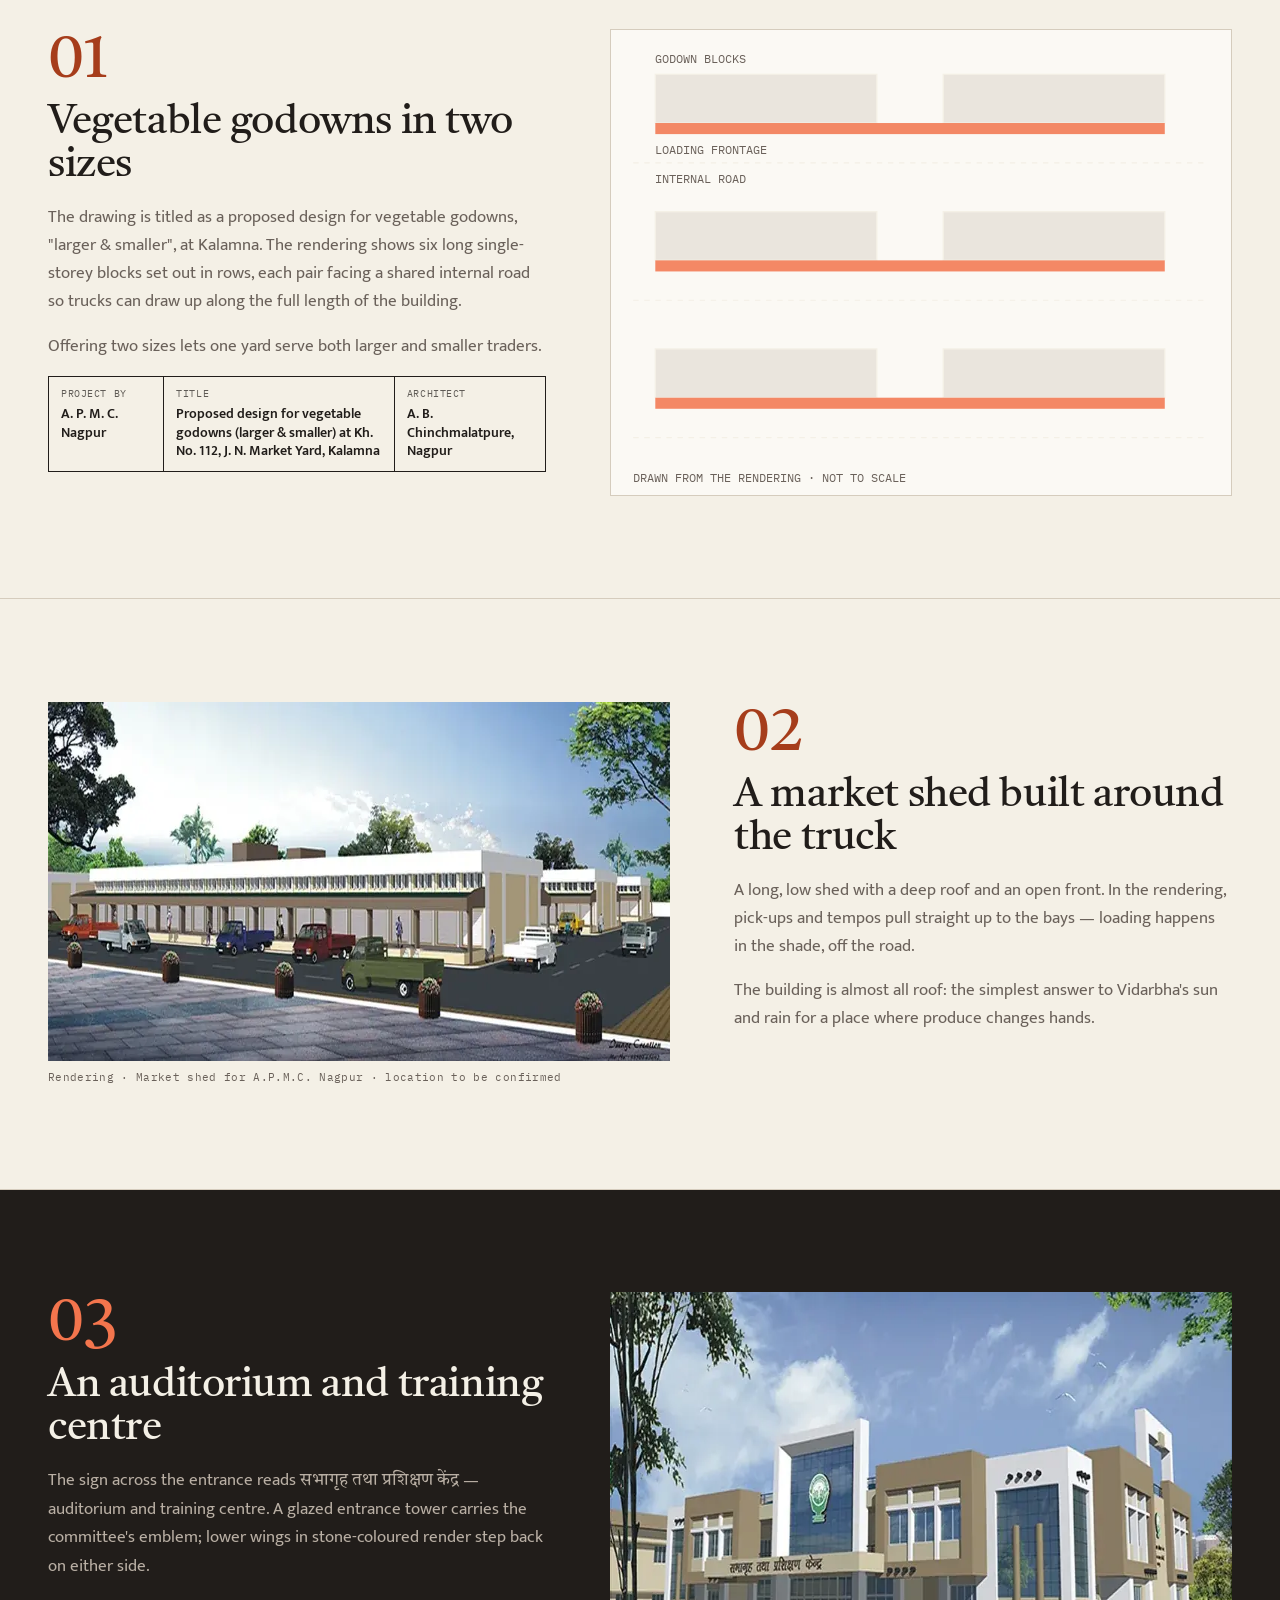
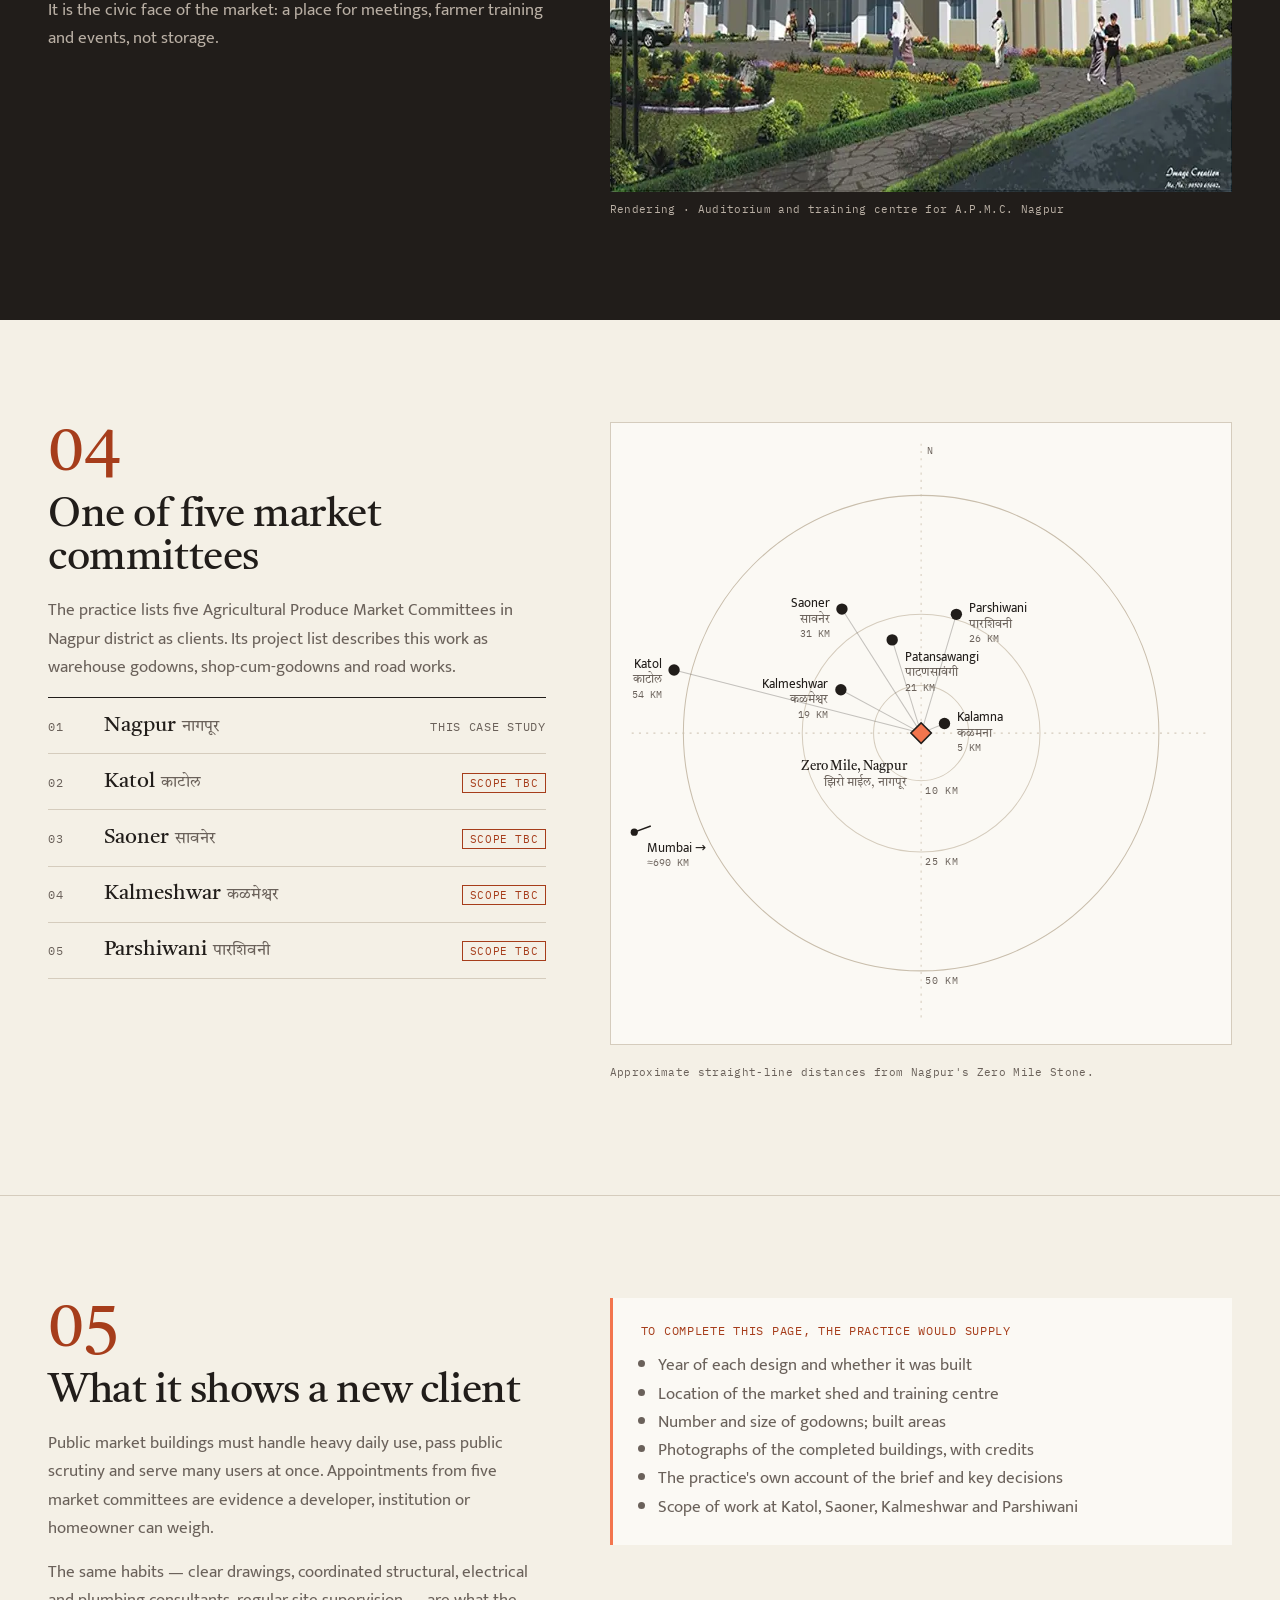
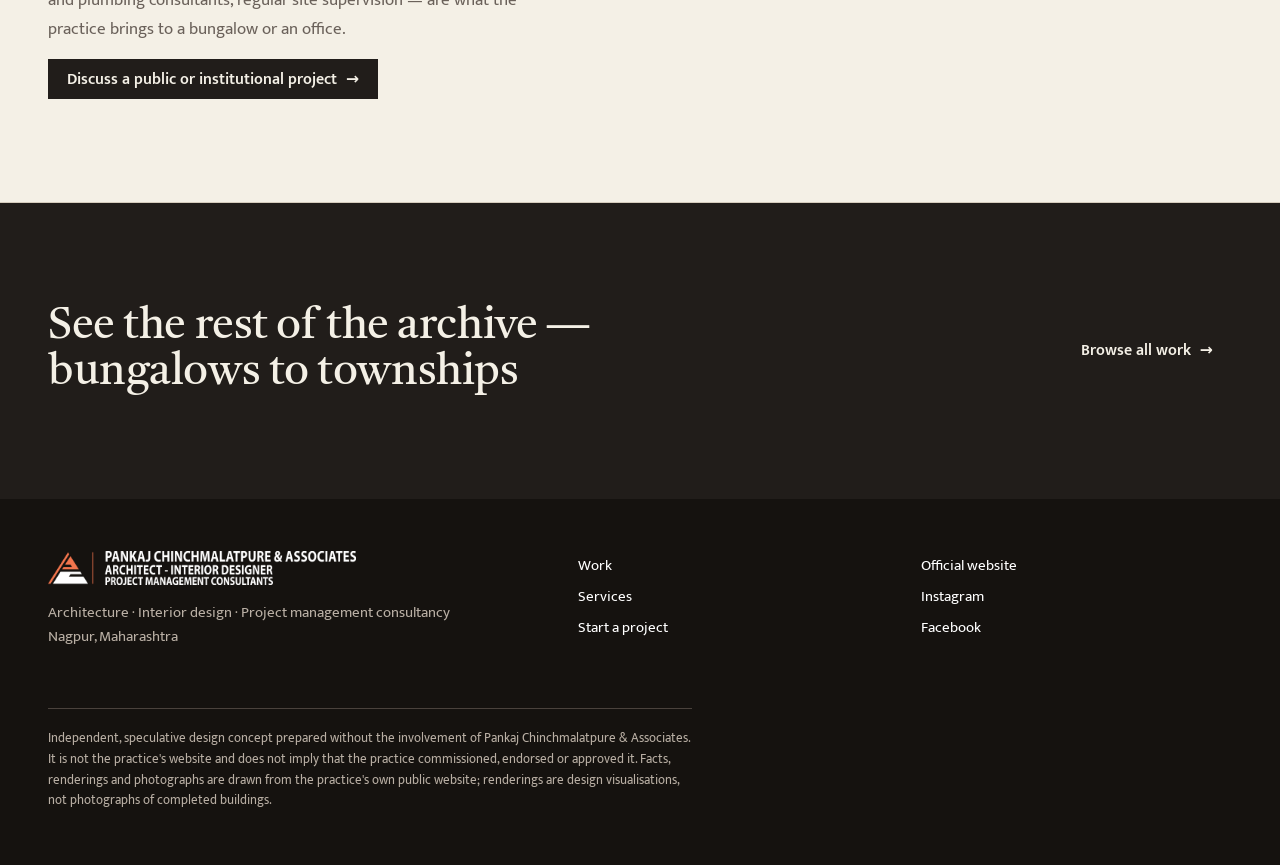
<file: case-study-apmc.html>
<!DOCTYPE html>
<html lang="en-IN">
<head>
<meta charset="utf-8">
<meta name="viewport" content="width=device-width, initial-scale=1">
<title>A.P.M.C. Nagpur — case study · Pankaj Chinchmalatpure &amp; Associates (independent concept)</title>
<meta name="description" content="Case study concept: vegetable godowns at Kalamna market yard, a market shed and an auditorium and training centre for the Agricultural Produce Market Committee, Nagpur. Independent, unofficial concept.">
<meta name="robots" content="noindex, nofollow">
<meta property="og:title" content="A.P.M.C. Nagpur — case study concept (unofficial)">
<meta property="og:type" content="article">
<meta property="og:image" content="assets/img/apmc-godowns.webp">
<meta name="theme-color" content="#F4F0E6">
<link rel="icon" href="assets/favicon.svg" type="image/svg+xml">
<link rel="preload" href="fonts/tiro-devanagari-marathi-latin-400-normal.woff2" as="font" type="font/woff2" crossorigin>
<link rel="stylesheet" href="css/site.css">
<script>document.documentElement.classList.add("js")</script>
</head>
<body>
<a class="skip" href="#main">Skip to content</a>
<aside class="concept-bar" aria-label="Concept notice"><p>Independent design concept — not the official website of Pankaj Chinchmalatpure &amp; Associates, and not commissioned or approved by the practice.</p></aside>

<header class="site-head">
  <div class="wrap">
    <a class="brand" href="index.html" aria-label="Pankaj Chinchmalatpure &amp; Associates — home"><img src="assets/img/logo.png" alt="Pankaj Chinchmalatpure &amp; Associates" width="554" height="80"></a>
    <button class="menu-toggle" aria-expanded="false" aria-controls="site-nav">Menu</button>
    <nav id="site-nav" class="nav" aria-label="Primary">
      <ul>
        <li><a href="index.html#market">Work</a></li>
        <li><a href="case-study-apmc.html" aria-current="page">Case study</a></li>
        <li><a href="index.html#index">Index</a></li>
        <li><a href="index.html#practice">Practice</a></li>
        <li><a class="btn" href="index.html#enquire">Start a project <span class="arr" aria-hidden="true">→</span></a></li>
      </ul>
    </nav>
  </div>
</header>

<main id="main">
  <article>
    <header class="cs-hero">
      <div class="wrap">
        <nav class="crumbs mono" aria-label="Breadcrumb"><a href="index.html#market">Work</a> / 01 Market / G-01–03</nav>
        <span class="ch-mr" lang="mr" aria-hidden="true">बाजार</span>
        <h1>Storage, trade and training for Nagpur's market committee</h1>
        <p class="lede">Three designs for the Agricultural Produce Market Committee, Nagpur — vegetable godowns at the Kalamna market yard, a market shed, and an auditorium and training centre. Together they show what a market yard needs beyond the auction floor.</p>
        <dl class="cs-facts">
          <div><dt>Client</dt><dd>Agricultural Produce Market Committee, Nagpur</dd></div>
          <div><dt>Site (godowns)</dt><dd>Kh. No. 112, J. N. Market Yard, Kalamna</dd></div>
          <div><dt>Discipline</dt><dd>Architecture</dd></div>
          <div><dt>Years · status</dt><dd><span class="tbc">To be confirmed</span></dd></div>
        </dl>
        <figure class="cs-plate">
          <img src="assets/img/apmc-godowns.webp" alt="Aerial rendering of six long vegetable godown blocks with green-banded walls, arranged in three rows along dark internal roads with parked trucks and trees around the edge" width="886" height="501" fetchpriority="high">
          <figcaption class="cap">Rendering · Proposed vegetable godowns, larger and smaller, J. N. Market Yard, Kalamna · visualisation credited on the image to "Image Creation"</figcaption>
        </figure>
      </div>
    </header>

    <section class="cs-sec" aria-labelledby="h-c1">
      <div class="wrap cs-row">
        <div class="cs-text">
          <span class="num" aria-hidden="true">01</span>
          <h2 id="h-c1">Vegetable godowns in two sizes</h2>
          <p>The drawing is titled as a proposed design for vegetable godowns, "larger &amp; smaller", at Kalamna. The rendering shows six long single-storey blocks set out in rows, each pair facing a shared internal road so trucks can draw up along the full length of the building.</p>
          <p>Offering two sizes lets one yard serve both larger and smaller traders.</p>
          <dl class="titleblock" aria-label="Drawing title block, as printed on the rendering">
            <div><dt>Project by</dt><dd>A. P. M. C. Nagpur</dd></div>
            <div><dt>Title</dt><dd>Proposed design for vegetable godowns (larger &amp; smaller) at Kh. No. 112, J. N. Market Yard, Kalamna</dd></div>
            <div><dt>Architect</dt><dd>A. B. Chinchmalatpure, Nagpur</dd></div>
          </dl>
        </div>
        <svg class="diagram" viewBox="0 0 560 420" role="img" aria-labelledby="dg1-t dg1-d">
          <title id="dg1-t">Diagram of the godown layout</title>
          <desc id="dg1-d">Six long godown blocks in three pairs. Each pair faces a shared internal road, giving every block a loading frontage. Drawn from the rendering; not to scale.</desc>
          <g fill="#EAE5DD" stroke="#F4F0E6" stroke-width="1.2">
            <rect x="40" y="40" width="200" height="44"/><rect x="300" y="40" width="200" height="44"/>
            <rect x="40" y="164" width="200" height="44"/><rect x="300" y="164" width="200" height="44"/>
            <rect x="40" y="288" width="200" height="44"/><rect x="300" y="288" width="200" height="44"/>
          </g>
          <g fill="#F3754D" opacity=".85">
            <rect x="40" y="84" width="460" height="10"/><rect x="40" y="208" width="460" height="10"/><rect x="40" y="332" width="460" height="10"/>
          </g>
          <g stroke="#F4F0E6" stroke-dasharray="5 5" fill="none"><path d="M20 120 H540 M20 244 H540 M20 368 H540"/></g>
          <text x="40" y="30">GODOWN BLOCKS</text>
          <text x="40" y="112">LOADING FRONTAGE</text>
          <text x="40" y="138">INTERNAL ROAD</text>
          <text x="20" y="408">DRAWN FROM THE RENDERING · NOT TO SCALE</text>
        </svg>
      </div>
    </section>

    <section class="cs-sec" id="shed" aria-labelledby="h-c2">
      <div class="wrap cs-row rev">
        <div class="cs-text">
          <span class="num" aria-hidden="true">02</span>
          <h2 id="h-c2">A market shed built around the truck</h2>
          <p>A long, low shed with a deep roof and an open front. In the rendering, pick-ups and tempos pull straight up to the bays — loading happens in the shade, off the road.</p>
          <p>The building is almost all roof: the simplest answer to Vidarbha's sun and rain for a place where produce changes hands.</p>
        </div>
        <figure>
          <img src="assets/img/apmc-market-shed.webp" alt="Rendering of a long, low market shed with an open front and deep roof, with trucks parked at its bays" width="945" height="359" loading="lazy">
          <figcaption class="cap">Rendering · Market shed for A.P.M.C. Nagpur · location to be confirmed</figcaption>
        </figure>
      </div>
    </section>

    <section class="cs-sec dark" id="auditorium" aria-labelledby="h-c3">
      <div class="wrap cs-row">
        <div class="cs-text">
          <span class="num" aria-hidden="true">03</span>
          <h2 id="h-c3">An auditorium and training centre</h2>
          <p>The sign across the entrance reads <span lang="mr">सभागृह तथा प्रशिक्षण केंद्र</span> — auditorium and training centre. A glazed entrance tower carries the committee's emblem; lower wings in stone-coloured render step back on either side.</p>
          <p>It is the civic face of the market: a place for meetings, farmer training and events, not storage.</p>
        </div>
        <figure>
          <img src="assets/img/apmc-auditorium.webp" alt="Rendering of the auditorium and training centre: a central glazed tower with an emblem, flanked by stone-coloured wings, behind a planted forecourt with people walking" width="827" height="500" loading="lazy">
          <figcaption class="cap">Rendering · Auditorium and training centre for A.P.M.C. Nagpur</figcaption>
        </figure>
      </div>
    </section>

    <section class="cs-sec" aria-labelledby="h-c4">
      <div class="wrap cs-row">
        <div class="cs-text">
          <span class="num" aria-hidden="true">04</span>
          <h2 id="h-c4">One of five market committees</h2>
          <p>The practice lists five Agricultural Produce Market Committees in Nagpur district as clients. Its project list describes this work as warehouse godowns, shop-cum-godowns and road works.</p>
          <ol class="sites">
            <li><span class="mono">01</span><b>Nagpur<span class="mr" lang="mr">नागपूर</span></b><span class="mono">This case study</span></li>
            <li><span class="mono">02</span><b>Katol<span class="mr" lang="mr">काटोल</span></b><span class="tbc">Scope TBC</span></li>
            <li><span class="mono">03</span><b>Saoner<span class="mr" lang="mr">सावनेर</span></b><span class="tbc">Scope TBC</span></li>
            <li><span class="mono">04</span><b>Kalmeshwar<span class="mr" lang="mr">कळमेश्वर</span></b><span class="tbc">Scope TBC</span></li>
            <li><span class="mono">05</span><b>Parshiwani<span class="mr" lang="mr">पारशिवनी</span></b><span class="tbc">Scope TBC</span></li>
          </ol>
        </div>
        <div class="cs-map"><svg class="zmap" viewBox="0 0 600 600" role="img" aria-labelledby="cs-zm-t cs-zm-d">
<title id="cs-zm-t">Map: where the practice has worked, measured from Zero Mile, Nagpur</title>
<desc id="cs-zm-d">A radial map centred on the Zero Mile Stone in Nagpur with rings at 10, 25 and 50 km. Positions are approximate.</desc>
<line class="axis" x1="300" y1="20" x2="300" y2="580"/><line class="axis" x1="20" y1="300" x2="580" y2="300"/>
<circle class="ring" cx="300" cy="300" r="46.0"/>
<text class="ring-l" x="304" y="359.0">10 KM</text>
<circle class="ring" cx="300" cy="300" r="115.0"/>
<text class="ring-l" x="304" y="428.0">25 KM</text>
<circle class="ring major" cx="300" cy="300" r="230.0"/>
<text class="ring-l" x="304" y="543.0">50 KM</text>
<text class="ring-l" x="306" y="30">N</text>
<line class="ray" data-for="kalamna" x1="300" y1="300" x2="322.6" y2="290.7"/>
<g class="pt" data-id="kalamna" style="animation-delay:0.60s"><circle class="hit" cx="322.6" cy="290.7" r="16"/><circle class="halo" cx="322.6" cy="290.7" r="13"/><circle class="dot" cx="322.6" cy="290.7" r="5.5"/><text x="334.6" y="288.7" text-anchor="start">Kalamna</text><text class="mr" lang="mr" x="334.6" y="303.7" text-anchor="start">कळमना</text><text class="km" x="334.6" y="317.7" text-anchor="start">5 KM</text></g>
<line class="ray" data-for="kalmeshwar" x1="300" y1="300" x2="222.4" y2="258.1"/>
<g class="pt" data-id="kalmeshwar" style="animation-delay:0.72s"><circle class="hit" cx="222.4" cy="258.1" r="16"/><circle class="halo" cx="222.4" cy="258.1" r="13"/><circle class="dot" cx="222.4" cy="258.1" r="5.5"/><text x="210.4" y="256.1" text-anchor="end">Kalmeshwar</text><text class="mr" lang="mr" x="210.4" y="271.1" text-anchor="end">कळमेश्वर</text><text class="km" x="210.4" y="285.1" text-anchor="end">19 KM</text></g>
<line class="ray" data-for="patansawangi" x1="300" y1="300" x2="272.0" y2="209.8"/>
<g class="pt" data-id="patansawangi" style="animation-delay:0.84s"><circle class="hit" cx="272.0" cy="209.8" r="16"/><circle class="halo" cx="272.0" cy="209.8" r="13"/><circle class="dot" cx="272.0" cy="209.8" r="5.5"/><text x="284.0" y="229.8" text-anchor="start">Patansawangi</text><text class="mr" lang="mr" x="284.0" y="244.8" text-anchor="start">पाटणसावंगी</text><text class="km" x="284.0" y="258.8" text-anchor="start">21 KM</text></g>
<line class="ray" data-for="saoner" x1="300" y1="300" x2="223.4" y2="180.0"/>
<g class="pt" data-id="saoner" style="animation-delay:0.96s"><circle class="hit" cx="223.4" cy="180.0" r="16"/><circle class="halo" cx="223.4" cy="180.0" r="13"/><circle class="dot" cx="223.4" cy="180.0" r="5.5"/><text x="211.4" y="178.0" text-anchor="end">Saoner</text><text class="mr" lang="mr" x="211.4" y="193.0" text-anchor="end">सावनेर</text><text class="km" x="211.4" y="207.0" text-anchor="end">31 KM</text></g>
<line class="ray" data-for="parseoni" x1="300" y1="300" x2="334.1" y2="185.1"/>
<g class="pt" data-id="parseoni" style="animation-delay:1.08s"><circle class="hit" cx="334.1" cy="185.1" r="16"/><circle class="halo" cx="334.1" cy="185.1" r="13"/><circle class="dot" cx="334.1" cy="185.1" r="5.5"/><text x="346.1" y="183.1" text-anchor="start">Parshiwani</text><text class="mr" lang="mr" x="346.1" y="198.1" text-anchor="start">पारशिवनी</text><text class="km" x="346.1" y="212.1" text-anchor="start">26 KM</text></g>
<line class="ray" data-for="katol" x1="300" y1="300" x2="61.0" y2="238.9"/>
<g class="pt" data-id="katol" style="animation-delay:1.20s"><circle class="hit" cx="61.0" cy="238.9" r="16"/><circle class="halo" cx="61.0" cy="238.9" r="13"/><circle class="dot" cx="61.0" cy="238.9" r="5.5"/><text x="49.0" y="236.9" text-anchor="end">Katol</text><text class="mr" lang="mr" x="49.0" y="251.9" text-anchor="end">काटोल</text><text class="km" x="49.0" y="265.9" text-anchor="end">54 KM</text></g>
<g class="pt" data-id="mumbai" style="animation-delay:1.5s"><circle class="hit" cx="30.5" cy="392.8" r="16"/><circle class="halo" cx="30.5" cy="392.8" r="13"/><path d="M38.5 389.8 L22.5 395.8" stroke="#211D1A" stroke-width="1.5"/><circle class="dot" cx="22.5" cy="395.8" r="3.5"/><text x="34.5" y="414.8" text-anchor="start">Mumbai →</text><text class="km" x="34.5" y="428.8">≈690 KM</text></g>
<g class="pt centre" data-id="nagpur"><circle class="hit" cx="300" cy="300" r="20"/><circle class="halo" cx="300" cy="300" r="16"/><rect x="293" y="293" width="14" height="14" fill="#F3754D" stroke="#211D1A" stroke-width="1.5" transform="rotate(45 300 300)"/><text x="286" y="336" text-anchor="end">Zero Mile, Nagpur</text><text class="mr" lang="mr" x="286" y="351" text-anchor="end">झिरो माईल, नागपूर</text></g>
</svg><p class="cap">Approximate straight-line distances from Nagpur's Zero Mile Stone.</p></div>
      </div>
    </section>

    <section class="cs-sec" aria-labelledby="h-c5">
      <div class="wrap cs-row">
        <div class="cs-text">
          <span class="num" aria-hidden="true">05</span>
          <h2 id="h-c5">What it shows a new client</h2>
          <p>Public market buildings must handle heavy daily use, pass public scrutiny and serve many users at once. Appointments from five market committees are evidence a developer, institution or homeowner can weigh.</p>
          <p>The same habits — clear drawings, coordinated structural, electrical and plumbing consultants, regular site supervision — are what the practice brings to a bungalow or an office.</p>
          <a class="btn" href="index.html#enquire">Discuss a public or institutional project <span class="arr" aria-hidden="true">→</span></a>
        </div>
        <aside class="gaps" aria-label="Material needed to finish this case study">
          <p class="mono" style="color:var(--coral-ink);margin:0">To complete this page, the practice would supply</p>
          <ul>
            <li>Year of each design and whether it was built</li>
            <li>Location of the market shed and training centre</li>
            <li>Number and size of godowns; built areas</li>
            <li>Photographs of the completed buildings, with credits</li>
            <li>The practice's own account of the brief and key decisions</li>
            <li>Scope of work at Katol, Saoner, Kalmeshwar and Parshiwani</li>
          </ul>
        </aside>
      </div>
    </section>

    <section class="cs-sec dark" aria-label="Next">
      <div class="wrap next-cta">
        <h2>See the rest of the archive — bungalows to townships</h2>
        <a class="btn" href="index.html#index">Browse all work <span class="arr" aria-hidden="true">→</span></a>
      </div>
    </section>
  </article>
</main>

<footer class="foot">
  <div class="wrap">
    <div>
      <img src="assets/img/logo-a.png" alt="Pankaj Chinchmalatpure &amp; Associates" width="816" height="90" loading="lazy">
      <p>Architecture · Interior design · Project management consultancy<br>Nagpur, Maharashtra</p>
    </div>
    <ul aria-label="This concept">
      <li><a href="index.html#index">Work</a></li>
      <li><a href="index.html#services">Services</a></li>
      <li><a href="index.html#enquire">Start a project</a></li>
    </ul>
    <ul aria-label="Elsewhere">
      <li><a href="https://www.chinchmalatpurearchitects.com/" rel="noopener">Official website</a></li>
      <li><a href="https://www.instagram.com/chinchmalatpure_architects/" rel="noopener">Instagram</a></li>
      <li><a href="https://www.facebook.com/chinchmalatpurearchitect/" rel="noopener">Facebook</a></li>
    </ul>
    <p class="disc">Independent, speculative design concept prepared without the involvement of Pankaj Chinchmalatpure &amp; Associates. It is not the practice's website and does not imply that the practice commissioned, endorsed or approved it. Facts, renderings and photographs are drawn from the practice's own public website; renderings are design visualisations, not photographs of completed buildings.</p>
  </div>
</footer>
<script src="js/site.js" defer></script>
</body>
</html>
</file>
<file: css/site.css>
/* Pankaj Chinchmalatpure & Associates — independent redesign concept v3
   "Measured from Zero Mile": the practice's work read as Vidarbha's working chain,
   बाजार market → गिरणी mill → शाळा school → शहर city → घर home.
   Palette: cotton (paper), black cotton soil (ink), and the logo's coral. */

@font-face{font-family:"Tiro";src:url(../fonts/tiro-devanagari-marathi-latin-400-normal.woff2) format("woff2");font-display:swap;unicode-range:U+0000-024F,U+2000-206F,U+20B9,U+2190-21FF}
@font-face{font-family:"Tiro";src:url(../fonts/tiro-devanagari-marathi-latin-400-italic.woff2) format("woff2");font-style:italic;font-display:swap;unicode-range:U+0000-024F,U+2000-206F}
@font-face{font-family:"Tiro";src:url(../fonts/tiro-devanagari-marathi-devanagari-400-normal.woff2) format("woff2");font-display:swap;unicode-range:U+0900-097F,U+1CD0-1CFF,U+200C-200D,U+25CC,U+A8E0-A8FF}
@font-face{font-family:"Mukta";src:url(../fonts/mukta-latin-400-normal.woff2) format("woff2");font-weight:400;font-display:swap;unicode-range:U+0000-024F,U+2000-206F,U+20B9,U+2190-21FF}
@font-face{font-family:"Mukta";src:url(../fonts/mukta-latin-600-normal.woff2) format("woff2");font-weight:600;font-display:swap;unicode-range:U+0000-024F,U+2000-206F,U+2190-21FF}
@font-face{font-family:"Mukta";src:url(../fonts/mukta-devanagari-400-normal.woff2) format("woff2");font-weight:400;font-display:swap;unicode-range:U+0900-097F,U+200C-200D,U+25CC}
@font-face{font-family:"Plex Mono";src:url(../fonts/ibm-plex-mono-latin-400-normal.woff2) format("woff2");font-display:swap}

:root{
  --cotton:#F4F0E6; --cotton-2:#EAE3D5; --white:#FBF9F4;
  --soil:#211D1A; --soil-2:#332D29; --soil-3:#4A423C;
  --coral:#F3754D; --coral-ink:#A63D1B;
  --muted:#6A615A; --muted-dk:#B9AFA4; --rule:#D5CCBD; --rule-dk:#4A423C;
  --serif:"Tiro",Georgia,serif; --sans:"Mukta",system-ui,sans-serif; --mono:"Plex Mono",ui-monospace,monospace;
  --g:clamp(1.25rem,4vw,3rem); --max:86rem; --ease:cubic-bezier(.2,.7,.2,1);
}
*,*::before,*::after{box-sizing:border-box}
html{-webkit-text-size-adjust:100%;scroll-padding-top:7.5rem}
@media (prefers-reduced-motion:no-preference){html{scroll-behavior:smooth}}
body{margin:0;background:var(--cotton);color:var(--soil);font:400 1.09rem/1.62 var(--sans);overflow-x:hidden}
img{max-width:100%;display:block}
a{color:inherit;text-underline-offset:.22em;text-decoration-thickness:1px}
a:hover{color:var(--coral-ink)}
:focus-visible{outline:2px solid var(--coral);outline-offset:3px}
.wrap{max-width:var(--max);margin:0 auto;padding:0 var(--g)}
.mono{font:400 .74rem/1.45 var(--mono);letter-spacing:.06em;text-transform:uppercase}
.vh{position:absolute;width:1px;height:1px;overflow:hidden;clip:rect(0 0 0 0);white-space:nowrap}
.skip{position:absolute;left:-999px;top:0;background:var(--soil);color:#fff;padding:.6rem 1rem;z-index:100}
.skip:focus{left:1rem}
h1,h2,h3{font-family:var(--serif);font-weight:400;margin:0;letter-spacing:-.01em}
[lang="mr"]{font-family:var(--serif)}
.mr{font-family:var(--serif);font-feature-settings:normal}

/* Notice + header */
.concept-bar{background:var(--soil);color:var(--muted-dk);font:400 .72rem/1.4 var(--mono);padding:.45rem var(--g);text-align:center}
.concept-bar p{margin:0}
.site-head{position:sticky;top:0;z-index:40;background:color-mix(in srgb,var(--cotton) 94%,transparent);backdrop-filter:blur(8px);border-bottom:1px solid var(--rule)}
.site-head .wrap{display:flex;align-items:center;justify-content:space-between;gap:1.5rem;min-height:4.4rem}
.brand img{height:36px;width:auto}
.nav ul{display:flex;gap:1.6rem;list-style:none;margin:0;padding:0;align-items:center}
.nav a{text-decoration:none;font-size:1rem}
.nav a[aria-current="page"]{color:var(--coral-ink)}
.btn{display:inline-flex;align-items:center;gap:.55rem;background:var(--soil);color:var(--cotton);border:0;padding:.8rem 1.2rem .75rem;font:600 .98rem/1 var(--sans);text-decoration:none;cursor:pointer;transition:background .2s,color .2s}
.btn:hover{background:var(--coral);color:var(--soil)}
.btn.coral{background:var(--coral);color:var(--soil)}
.btn.coral:hover{background:var(--soil);color:#fff}
.btn.line{background:transparent;color:inherit;box-shadow:inset 0 0 0 1.5px currentColor}
.btn.line:hover{background:var(--soil);color:#fff;box-shadow:none}
.dark .btn.line:hover{background:var(--cotton);color:var(--soil)}
.btn .arr{transition:transform .25s var(--ease)}
.btn:hover .arr{transform:translateX(3px)}
.menu-toggle{display:none;background:none;border:1.5px solid currentColor;color:inherit;padding:.5rem .85rem;font:600 .8rem var(--sans);letter-spacing:.08em;text-transform:uppercase;cursor:pointer}
@media (max-width:980px){
  .brand img{height:30px}
  .menu-toggle{display:block}
  .nav{position:absolute;left:0;right:0;top:100%;background:var(--cotton);border-bottom:1px solid var(--rule);display:none}
  .nav.open{display:block}
  .nav ul{flex-direction:column;align-items:stretch;gap:0;padding:.25rem var(--g) 1.25rem}
  .nav li a{display:block;padding:.9rem 0;border-bottom:1px solid var(--rule);font-size:1.1rem}
  .nav li .btn{margin-top:1rem;justify-content:center;border:0}
}

/* Hero: a giant Devanagari नागपूर set behind one of the practice's buildings (sky cut out of its rendering),
   with the positioning line and a case-study card in front. */
.hero{background:var(--cotton);overflow:hidden;border-bottom:1px solid var(--rule)}
.hero-stage{position:relative;min-height:min(calc(100vh - 6.4rem),56rem);display:grid;grid-template-columns:minmax(0,1fr) minmax(0,1.1fr);grid-template-rows:1fr auto;align-items:end;padding-top:clamp(1.5rem,3vw,2.5rem);padding-bottom:clamp(1.5rem,3vw,2.5rem)}
.hero-word{position:absolute;left:50%;top:clamp(.5rem,2vw,2rem);transform:translateX(-50%);margin:0;font:400 clamp(7rem,24vw,23rem)/1 var(--serif);color:var(--coral);letter-spacing:-.01em;white-space:nowrap;pointer-events:none;user-select:none}
.coord{position:absolute;left:var(--g);top:clamp(1rem,2vw,1.75rem);display:flex;flex-direction:column;color:var(--muted);margin:0}
.est{position:absolute;right:var(--g);top:clamp(1rem,2vw,1.75rem);color:var(--muted);margin:0}
.hero-building{grid-column:1/3;grid-row:1/3;align-self:end;justify-self:end;position:relative;z-index:2;margin:0 clamp(0rem,3vw,3rem) clamp(4.5rem,7vw,6rem) 0;width:min(54%,48rem)}
.hero-building img{width:100%;height:auto;filter:drop-shadow(0 30px 30px rgba(33,29,26,.12))}
.hero-building figcaption{position:absolute;right:0;bottom:-1.6rem;color:var(--muted)}
.hero-copy{grid-column:1;grid-row:2;position:relative;z-index:3;padding-bottom:.25rem;max-width:34rem}
.eyebrow{color:var(--coral-ink);margin:0 0 1rem}
.hero h1{font-size:clamp(2.2rem,3.8vw,3.6rem);line-height:1.04;letter-spacing:-.015em}
.hero h1 em{font-style:italic;color:var(--coral-ink)}
.hero .lede{font-size:clamp(1rem,1.2vw,1.12rem);color:var(--muted);margin:1rem 0 1.5rem;max-width:40ch}
.hero .actions{display:flex;flex-wrap:wrap;gap:.75rem}
.hero-card{grid-column:2;grid-row:2;justify-self:end;position:relative;z-index:3;display:grid;grid-template-columns:5.5rem 1fr;gap:.85rem;align-items:center;width:min(100%,21rem);padding:.6rem .9rem .6rem .6rem;background:var(--white);box-shadow:0 12px 30px rgba(33,29,26,.12);text-decoration:none;transition:transform .3s var(--ease),box-shadow .3s}
.hero-card:hover{transform:translateY(-3px);box-shadow:0 18px 36px rgba(33,29,26,.16);color:inherit}
.hero-card img{width:100%;height:auto;aspect-ratio:1;object-fit:cover}
.hero-card b{display:block;font:400 .98rem/1.25 var(--serif);margin:.15rem 0 .25rem}
.hero-card .mono{color:var(--coral-ink)}
.hero-card .go{font-size:.85rem;font-weight:600}
@media (prefers-reduced-motion:no-preference){
  .js .hero-word{animation:wordIn 1.1s var(--ease) both}
  .js .hero-building{animation:bldIn 1.1s .15s var(--ease) both}
  @keyframes wordIn{from{opacity:0;transform:translate(-50%,12px)}}
  @keyframes bldIn{from{opacity:0;transform:translateY(24px)}}
}
@media (max-width:900px){
  .hero-stage{display:flex;flex-direction:column;align-items:stretch;min-height:0;padding-top:4.5rem}
  .hero-word{position:relative;left:auto;transform:none;text-align:center;font-size:27vw;line-height:.9;order:0}
  .js .hero-word{animation:none}
  .hero-building{order:1;margin:-14vw 0 2.25rem;width:100%;align-self:center}
  .hero-copy{order:2}
  .hero-card{order:3;margin-top:1.75rem;justify-self:stretch;width:100%}
  .coord{top:1rem}.est{top:1rem}
}

/* Market towns map (inside the Market chapter) */
.towns{display:grid;grid-template-columns:minmax(0,.85fr) minmax(0,1.15fr);gap:clamp(2rem,5vw,4rem);align-items:center;margin-top:clamp(3.5rem,7vw,6rem);padding-top:clamp(2.5rem,5vw,4rem);border-top:1px solid var(--rule)}
.towns h3{font-size:clamp(1.7rem,2.8vw,2.4rem);line-height:1.08;margin-bottom:1rem}
@media (max-width:900px){.towns{grid-template-columns:1fr}}
.map-wrap{position:relative}
.zmap{width:100%;height:auto;display:block;overflow:visible}
.zmap .ring{fill:none;stroke:var(--rule);stroke-width:1}
.zmap .ring.major{stroke:#C9BEAC}
.zmap .ring-l{font:400 10px var(--mono);fill:var(--muted);letter-spacing:.06em}
.zmap .axis{stroke:var(--rule);stroke-width:1;stroke-dasharray:2 5}
.zmap .ray{stroke:var(--soil);stroke-width:1;opacity:.25;transition:opacity .3s}
.zmap .pt{cursor:pointer;outline:none}
.zmap .pt circle.hit{fill:transparent}
.zmap .pt circle.dot{fill:var(--soil);transition:r .25s var(--ease),fill .2s}
.zmap .pt circle.halo{fill:var(--coral);opacity:0;transition:opacity .25s}
.zmap .pt text{font:400 13px var(--sans);fill:var(--soil)}
.zmap .pt text.mr{font:400 12px var(--serif);fill:var(--muted)}
.zmap .pt .km{font:400 10px var(--mono);fill:var(--muted)}
.zmap .pt:hover circle.dot,.zmap .pt:focus-visible circle.dot,.zmap .pt.on circle.dot{fill:var(--coral-ink)}
.zmap .pt.on circle.halo,.zmap .pt:focus-visible circle.halo{opacity:.25}
.zmap .pt:focus-visible text{text-decoration:underline}
.zmap .ray.on{opacity:.9;stroke:var(--coral-ink)}
.zmap .centre text{font:400 13px var(--serif);fill:var(--soil)}
.zmap .far{font:400 11px var(--mono);fill:var(--muted)}
@media (prefers-reduced-motion:no-preference){
  .js .zmap .ring{stroke-dasharray:1800;stroke-dashoffset:1800;animation:draw 1.6s var(--ease) forwards}
  .js .zmap .ring:nth-of-type(2){animation-delay:.15s}.js .zmap .ring:nth-of-type(3){animation-delay:.3s}.js .zmap .ring:nth-of-type(4){animation-delay:.45s}
  .js .zmap .pt{opacity:0;animation:fade .6s var(--ease) forwards}
  @keyframes draw{to{stroke-dashoffset:0}} @keyframes fade{to{opacity:1}}
}
.readout{border-top:1.5px solid var(--soil);margin-top:.5rem;padding-top:.9rem;min-height:7.5rem;display:grid;grid-template-columns:auto 1fr;gap:.25rem 1.25rem}
.readout .km{font:400 clamp(2rem,3.4vw,2.8rem)/1 var(--serif);grid-row:span 3;color:var(--coral-ink);min-width:4.5ch}
.readout .km small{font:400 .75rem var(--mono);color:var(--muted);display:block;margin-top:.35rem}
.readout h4{font:400 1.4rem/1.15 var(--serif);margin:0}
.readout h4 .mr{color:var(--muted);font-size:1rem;margin-left:.35rem}
.readout p{margin:0;color:var(--muted);font-size:.95rem}
.readout .chips{display:flex;flex-wrap:wrap;gap:.35rem;margin-top:.35rem}
.chip{font:400 .68rem var(--mono);letter-spacing:.05em;text-transform:uppercase;border:1px solid var(--rule);padding:.2rem .45rem;color:var(--soil);text-decoration:none;background:var(--white)}
a.chip:hover{border-color:var(--coral-ink);color:var(--coral-ink)}
@media (max-width:640px){.zmap .pt text{font-size:24px}.zmap .pt text.mr,.zmap .pt .km{display:none}.zmap .ring-l{font-size:17px}.zmap .centre text{font-size:22px}.zmap .far{font-size:18px}}
.map-note{font-size:.78rem;color:var(--muted);margin:.75rem 0 0}

/* Chain nav (sticky) */
.chain{position:sticky;top:4.4rem;z-index:30;background:var(--soil);color:var(--cotton)}
.chain ol{list-style:none;margin:0 auto;padding:0 var(--g);max-width:var(--max);display:grid;grid-template-columns:repeat(5,1fr)}
.chain a{display:flex;align-items:baseline;gap:.6rem;padding:.85rem 0 .8rem;text-decoration:none;color:var(--muted-dk);border-top:3px solid transparent;transition:color .2s,border-color .2s}
.chain a .mr{font-size:1.25rem;color:inherit}
.chain a span:last-child{font:400 .7rem var(--mono);letter-spacing:.06em;text-transform:uppercase}
.chain li+li a::before{content:"→";color:var(--soil-3);margin-right:.4rem;font-family:var(--sans)}
.chain a:hover{color:#fff}
.chain a[aria-current="true"]{color:#fff;border-top-color:var(--coral)}
@media (max-width:760px){.chain ol{grid-template-columns:repeat(5,auto);overflow-x:auto;gap:1.25rem;scrollbar-width:none}.chain a{white-space:nowrap}.chain a span:last-child{display:none}.chain li+li a::before{margin-right:.2rem}}

/* Chapters */
.chapter{padding:clamp(4rem,8vw,7rem) 0;border-bottom:1px solid var(--rule);position:relative}
.chapter.dark{background:var(--soil);color:var(--cotton);border-bottom:0}
.ch-head{display:grid;grid-template-columns:max-content minmax(0,1fr) minmax(0,.85fr);gap:1rem 2.5rem;align-items:end;margin-bottom:clamp(2.25rem,4vw,3.5rem)}
.ch-mr{font:400 clamp(3.2rem,7vw,6rem)/.9 var(--serif);color:var(--coral-ink);display:block}
.dark .ch-mr{color:var(--coral)}
.ch-no{color:var(--muted);display:block;margin-bottom:.5rem}
.dark .ch-no,.dark .muted{color:var(--muted-dk)}
.ch-head h2{font-size:clamp(2rem,3.8vw,3.3rem);line-height:1.02}
.ch-head p{margin:0;color:var(--muted);max-width:46ch}
.dark .ch-head p{color:var(--muted-dk)}
@media (max-width:1100px){.ch-head{grid-template-columns:max-content minmax(0,1fr)}.ch-head p{grid-column:1/-1}}
@media (max-width:640px){.ch-head{grid-template-columns:1fr}}
.muted{color:var(--muted)}
.tbc{display:inline-block;font:400 .66rem var(--mono);letter-spacing:.06em;text-transform:uppercase;color:var(--coral-ink);border:1px solid currentColor;padding:.12rem .4rem;vertical-align:.12em;white-space:nowrap}
.dark .tbc{color:var(--coral)}

/* Market chapter */
.market{display:grid;grid-template-columns:minmax(0,1.5fr) minmax(0,1fr);gap:clamp(1.5rem,4vw,3.5rem)}
.market .big{margin:0}
.market .big img{width:100%;height:auto}
.cap{font:400 .7rem/1.5 var(--mono);color:var(--muted);letter-spacing:.03em;padding-top:.55rem}
.dark .cap{color:var(--muted-dk)}
.market .side{display:flex;flex-direction:column;gap:1.25rem}
.pair{display:grid;grid-template-columns:1fr 1fr;gap:.6rem}
.pair figure{margin:0}
.pair img{aspect-ratio:4/3;object-fit:cover;width:100%}
.titleblock{display:grid;grid-template-columns:1fr 2fr 1.3fr;border:1.5px solid currentColor;font-size:.82rem;background:transparent}
.titleblock div{padding:.65rem .75rem;border-right:1px solid currentColor}
.titleblock div:last-child{border-right:0}
.titleblock dt{font:400 .6rem var(--mono);letter-spacing:.06em;text-transform:uppercase;opacity:.7}
.titleblock dd{margin:.3rem 0 0;font:600 .9rem/1.3 var(--sans)}
@media (max-width:560px){.titleblock{grid-template-columns:1fr}.titleblock div{border-right:0;border-bottom:1px solid currentColor}.titleblock div:last-child{border-bottom:0}}
@media (max-width:1100px){.market{grid-template-columns:1fr}.market .side{display:grid;grid-template-columns:1fr 1fr;gap:1.25rem;align-items:start}.market .side .titleblock{grid-column:1/-1}}
@media (max-width:640px){.market .side{display:flex}}

/* Mill chapter: cotton chain diagram */
.mill{display:grid;grid-template-columns:minmax(0,1.25fr) minmax(0,1fr);gap:clamp(2rem,5vw,4rem);align-items:start}
.flow{list-style:none;margin:0;padding:0;display:grid;grid-template-columns:repeat(4,1fr);border-top:1.5px solid var(--soil)}
.flow li{padding:1rem 1rem 1.25rem 0;position:relative;border-right:1px dashed var(--rule)}
.flow li+li{padding-left:1rem}
.flow li:last-child{border-right:0}
.flow .mr{font-size:1.6rem;display:block;color:var(--coral-ink)}
.flow b{display:block;font:600 1rem var(--sans);margin:.2rem 0 .35rem}
.flow p{margin:0;font-size:.9rem;color:var(--muted)}
.flow .who{display:block;margin-top:.75rem;font:400 .68rem/1.4 var(--mono);text-transform:uppercase;letter-spacing:.05em;color:var(--soil)}
@media (max-width:760px){.flow{grid-template-columns:1fr 1fr}.flow li:nth-child(2){border-right:0}.flow li:nth-child(3){padding-left:0}.flow li{border-bottom:1px dashed var(--rule)}}
.quote-fact{border-left:3px solid var(--coral);padding:.25rem 0 .25rem 1.25rem;font:400 1.35rem/1.35 var(--serif)}
.quote-fact small{display:block;font:400 .72rem var(--mono);color:var(--muted);margin-top:.6rem;letter-spacing:.04em}

/* School chapter */
.school{display:grid;grid-template-columns:minmax(0,1fr) minmax(0,1.2fr);gap:clamp(2rem,5vw,4rem);align-items:start}
.ledger{list-style:none;margin:0;padding:0;border-top:1.5px solid currentColor}
.ledger li{display:grid;grid-template-columns:1fr auto;gap:1rem;padding:.8rem 0;border-bottom:1px solid var(--rule-dk);align-items:baseline}
.ledger li span:first-child{font:400 1.1rem/1.3 var(--serif)}
.ledger li span:last-child{font:400 .68rem var(--mono);letter-spacing:.05em;text-transform:uppercase;color:var(--muted-dk);text-align:right}
.school figure{margin:0}
.school .stack{display:grid;grid-template-columns:1fr 1fr;gap:.6rem}
.school .stack figure:first-child{grid-column:span 2}
.school .stack img{width:100%;aspect-ratio:16/10;object-fit:cover}
@media (max-width:900px){.school{grid-template-columns:1fr}}

/* City chapter */
.ushakaal{display:grid;grid-template-columns:minmax(0,1fr) minmax(0,2.2fr);gap:clamp(1.5rem,4vw,3rem);align-items:start;margin-bottom:clamp(3rem,6vw,5rem)}
.ushakaal h3{font-size:clamp(2.6rem,5vw,4.2rem);line-height:1}
.ushakaal h3 .mr{display:block;color:var(--coral-ink)}
.ushakaal p{color:var(--muted)}
.series{display:grid;grid-template-columns:repeat(4,1fr);gap:.6rem;list-style:none;margin:0;padding:0}
.series li{position:relative}
.series button{all:unset;cursor:zoom-in;display:block;width:100%}
.series img{width:100%;aspect-ratio:3/4;object-fit:cover;transition:filter .3s}
.series .n{position:absolute;top:.4rem;left:.4rem;background:var(--cotton);font:400 .78rem/1 var(--serif);padding:.3rem .4rem}
.series button:hover img,.series button:focus-visible img{filter:brightness(1.07) saturate(1.1)}
.series button:focus-visible{outline:2px solid var(--coral);outline-offset:2px}
@media (max-width:900px){.ushakaal{grid-template-columns:1fr}.series{grid-template-columns:repeat(4,1fr)}}
@media (max-width:520px){.series{grid-template-columns:repeat(2,1fr)}}
.township{display:grid;grid-template-columns:minmax(0,1.6fr) minmax(0,1fr);gap:.6rem}
.township figure{margin:0;position:relative}
.township img{width:100%;height:100%;object-fit:cover}
.township .t-side{display:grid;grid-template-rows:1fr 1fr;gap:.6rem}
.township figcaption{position:absolute;left:0;bottom:0;background:var(--cotton);font:400 .68rem var(--mono);letter-spacing:.04em;text-transform:uppercase;padding:.3rem .5rem}
.city-foot{display:grid;grid-template-columns:minmax(0,1fr) minmax(0,1.4fr);gap:clamp(2rem,5vw,4rem);margin-top:clamp(2.5rem,5vw,4rem)}
.devs{columns:2;column-gap:2rem;list-style:none;padding:0;margin:0;font-size:.96rem}
.devs li{padding:.45rem 0;border-bottom:1px solid var(--rule);break-inside:avoid}
.devs small{color:var(--muted)}
@media (max-width:760px){.township{grid-template-columns:1fr}.city-foot{grid-template-columns:1fr}.devs{columns:1}}

/* Home chapter */
.rail{display:grid;grid-auto-flow:column;grid-auto-columns:clamp(14rem,22vw,19rem);gap:.75rem;overflow-x:auto;padding-bottom:1rem;scroll-snap-type:x mandatory;list-style:none;margin:0 calc(var(--g)*-1);padding-left:var(--g);padding-right:var(--g);scrollbar-color:var(--soil-3) transparent}
.rail li{scroll-snap-align:start}
.rail button{all:unset;cursor:zoom-in;display:block;width:100%}
.rail img{width:100%;aspect-ratio:4/3;object-fit:cover}
.rail .t{display:flex;justify-content:space-between;margin-top:.45rem;font-size:.9rem}
.rail .t span:last-child{font:400 .68rem var(--mono);color:var(--muted-dk)}
.rail button:focus-visible{outline:2px solid var(--coral);outline-offset:2px}
.rail-hint{display:flex;justify-content:space-between;align-items:center;margin:0 0 1rem;color:var(--muted-dk);font-size:.9rem}
.rail-ctl{display:flex;gap:.4rem}
.rail-ctl button{background:none;border:1.5px solid var(--rule-dk);color:var(--cotton);width:2.6rem;height:2.6rem;cursor:pointer;font-size:1rem}
.rail-ctl button:hover{border-color:var(--coral);color:var(--coral)}
.rooms{display:grid;grid-template-columns:repeat(6,1fr);grid-auto-rows:clamp(7rem,11vw,10rem);gap:.6rem;margin-top:clamp(3rem,6vw,5rem)}
.rooms figure{margin:0;position:relative;overflow:hidden}
.rooms img{width:100%;height:100%;object-fit:cover}
.rooms figure:nth-child(1){grid-column:span 3;grid-row:span 3}
.rooms figure:nth-child(2){grid-column:span 2;grid-row:span 2}
.rooms figure:nth-child(3){grid-column:span 1;grid-row:span 2}
.rooms figure:nth-child(4){grid-column:span 1;grid-row:span 1}
.rooms figure:nth-child(5){grid-column:span 2;grid-row:span 1}
.rooms figcaption{position:absolute;left:0;bottom:0;background:var(--soil);color:var(--cotton);font:400 .64rem var(--mono);letter-spacing:.05em;text-transform:uppercase;padding:.3rem .45rem}
@media (max-width:760px){.rooms{grid-template-columns:1fr 1fr;grid-auto-rows:9rem}.rooms figure:nth-child(n){grid-column:span 1;grid-row:span 1}.rooms figure:nth-child(1){grid-column:span 2;grid-row:span 2}}

/* Index (archive) */
.index-tools{display:flex;flex-wrap:wrap;gap:.4rem;margin-bottom:1.25rem}
.index-tools button{font:400 .74rem var(--mono);letter-spacing:.05em;text-transform:uppercase;background:transparent;border:1px solid var(--rule);padding:.5rem .7rem;cursor:pointer;color:var(--soil)}
.index-tools button[aria-pressed="true"]{background:var(--soil);color:var(--cotton);border-color:var(--soil)}
.idx{width:100%;border-collapse:collapse;font-size:.96rem}
.idx th{text-align:left;font:400 .68rem var(--mono);letter-spacing:.06em;text-transform:uppercase;color:var(--muted);padding:.5rem .5rem .5rem 0;border-bottom:1.5px solid var(--soil)}
.idx td{padding:0;border-bottom:1px solid var(--rule);vertical-align:middle}
.idx td:first-child{font:400 .74rem var(--mono);color:var(--muted);width:4.5rem}
.idx button{all:unset;display:flex;align-items:center;gap:1rem;width:100%;padding:.55rem 0;cursor:zoom-in;font:400 1.05rem/1.25 var(--serif)}
.idx button img{width:3.6rem;height:2.7rem;object-fit:cover;flex:none;filter:grayscale(1);transition:filter .25s}
.idx tr:hover button img,.idx button:focus-visible img{filter:none}
.idx button:focus-visible{outline:2px solid var(--coral);outline-offset:2px}
.idx tr:hover td{background:var(--white)}
.idx td.k{font:400 .7rem var(--mono);letter-spacing:.04em;text-transform:uppercase;color:var(--muted);padding-right:.5rem}
.idx tr[hidden]{display:none}
@media (max-width:640px){.idx .hide-s{display:none}.idx button{font-size:.98rem}}

/* Lightbox */
dialog.lb{border:0;padding:0;max-width:min(1100px,94vw);width:100%;background:var(--soil);color:var(--cotton)}
dialog.lb::backdrop{background:rgba(20,17,15,.9)}
.lb-fig{margin:0;display:grid;grid-template-columns:minmax(0,1fr) 17rem}
.lb-img{background:#15120F;display:flex;align-items:center;justify-content:center;min-height:50vh;max-height:82vh}
.lb-img img{max-height:82vh;width:auto;max-width:100%;object-fit:contain}
.lb-cap{padding:3.5rem 1.5rem 1.5rem;display:flex;flex-direction:column;gap:.7rem}
.lb-cap h3{font-size:1.6rem;line-height:1.1}
.lb-cap .mono{color:var(--coral)}
.lb-cap p{margin:0;color:var(--muted-dk);font-size:.92rem}
.lb-cap a{color:var(--coral)}
.lb-nav{margin-top:auto;display:flex;gap:.5rem}
.lb-nav button,.lb-close{background:none;border:1.5px solid var(--rule-dk);color:#fff;font:600 .85rem var(--sans);padding:.55rem .8rem;cursor:pointer}
.lb-nav button:hover,.lb-close:hover{border-color:var(--coral);color:var(--coral)}
.lb-close{position:absolute;top:.75rem;right:.75rem;background:rgba(33,29,26,.85)}
@media (max-width:760px){.lb-fig{grid-template-columns:1fr}.lb-img{min-height:0}.lb-cap{padding:1.1rem}}

/* Practice */
.practice{display:grid;grid-template-columns:minmax(0,1fr) minmax(0,1fr);gap:clamp(2rem,5vw,4rem)}
.gen{display:grid;grid-template-columns:clamp(7.5rem,12vw,10rem) minmax(0,1fr);gap:1.4rem;align-items:start}
.gen img{width:100%;aspect-ratio:360/390;object-fit:cover;filter:grayscale(1) sepia(.18) contrast(1.05)}
.gen .role{color:var(--coral-ink)}
.gen h3{font-size:clamp(1.5rem,2.4vw,2rem);line-height:1.1;margin:.4rem 0 .9rem}
.cv{list-style:none;padding:0;margin:0;font-size:.95rem}
.cv li{display:grid;grid-template-columns:3.4rem 1fr;gap:.6rem;padding:.5rem 0;border-top:1px solid var(--rule)}
.cv li span{font:400 .8rem var(--mono);color:var(--coral-ink)}
.span-line{grid-column:1/-1;display:grid;grid-template-columns:repeat(5,1fr);border-top:1.5px solid var(--soil);margin-top:1rem}
.span-line div{padding:.8rem .5rem 0 0}
.span-line b{display:block;font:400 1.8rem var(--serif)}
.span-line span{font-size:.88rem;color:var(--muted)}
@media (max-width:900px){.practice{grid-template-columns:1fr}.span-line{grid-template-columns:repeat(3,1fr);row-gap:1rem}}
@media (max-width:420px){.gen{grid-template-columns:6.5rem 1fr;gap:1rem}}
.consult{display:flex;flex-wrap:wrap;gap:.5rem 1.25rem;padding-top:1rem;margin-top:2rem;border-top:1px solid var(--rule);color:var(--muted);font-size:.95rem}
.consult b{font-weight:600;color:var(--soil)}
.services{display:grid;grid-template-columns:repeat(3,minmax(0,1fr));gap:0;margin-top:clamp(3rem,6vw,4.5rem);border-top:1.5px solid var(--soil)}
.services article{padding:1.25rem 1.5rem 1.5rem 0;border-right:1px solid var(--rule)}
.services article+article{padding-left:1.5rem}
.services article:last-child{border-right:0}
.services h3{font-size:1.55rem;margin-bottom:.5rem}
.services p{margin:0;color:var(--muted);font-size:.98rem}
@media (max-width:860px){.services{grid-template-columns:1fr}.services article,.services article+article{padding:1.25rem 0;border-right:0;border-bottom:1px solid var(--rule)}}

/* Enquiry */
.enq{display:grid;grid-template-columns:minmax(0,1.4fr) minmax(0,.9fr);gap:clamp(2rem,5vw,4.5rem)}
@media (max-width:960px){.enq{grid-template-columns:1fr}}
fieldset{border:0;padding:0;margin:0 0 1.5rem}
legend{font:600 1rem var(--sans);margin-bottom:.8rem;padding:0}
.paths{display:grid;grid-template-columns:repeat(5,1fr);gap:.45rem}
@media (max-width:760px){.paths{grid-template-columns:repeat(2,1fr)}}
.paths label{display:flex;flex-direction:column;gap:.2rem;border:1px solid var(--rule-dk);padding:.75rem .8rem .8rem;cursor:pointer;position:relative;transition:border-color .2s}
.paths input{position:absolute;opacity:0;inset:0;cursor:pointer}
.paths .mr{font-size:1.5rem;line-height:1.1;color:var(--coral)}
.paths b{font:600 .95rem var(--sans)}
.paths small{color:var(--muted-dk);font-size:.8rem;line-height:1.3}
.paths label:hover{border-color:var(--muted-dk)}
.paths label:has(input:checked){border-color:var(--coral);box-shadow:inset 0 0 0 1px var(--coral);background:var(--soil-2)}
.paths label:has(input:focus-visible){outline:2px solid var(--coral);outline-offset:2px}
.field{margin-bottom:.55rem}
.field label{display:block;font:600 .95rem var(--sans);margin-bottom:.35rem}
.field .hint{font-weight:400;color:var(--muted-dk)}
.field input,.field select,.field textarea{width:100%;font:inherit;font-size:1rem;color:#fff;background:var(--soil-2);border:1px solid var(--rule-dk);border-bottom-color:var(--muted-dk);padding:.7rem .85rem;border-radius:0}
.field select option{color:#000}
.field input:focus,.field select:focus,.field textarea:focus{border-color:var(--coral);outline:none;box-shadow:0 0 0 1px var(--coral)}
.field textarea{min-height:7rem;resize:vertical}
.field [aria-invalid="true"]{border-color:#FF8F6B;box-shadow:0 0 0 1px #FF8F6B}
.error{color:#FF9B7B;font-size:.86rem;line-height:1.35;margin:.2rem 0 0;min-height:1.35em}

.row2{display:grid;grid-template-columns:1fr 1fr;gap:0 1rem}
@media (max-width:560px){.row2{grid-template-columns:1fr}}
.note{font-size:.86rem;color:var(--muted-dk);margin:.9rem 0 0}
.confirm{border:1px solid var(--coral);padding:1.75rem}
.confirm h3{font-size:1.9rem;line-height:1.1;margin:.6rem 0 .8rem}
.confirm p{color:var(--muted-dk)}
.direct dl{margin:0}
.direct dt{font:400 .7rem var(--mono);letter-spacing:.06em;text-transform:uppercase;color:var(--muted-dk);margin-top:1.2rem}
.direct dd{margin:.25rem 0 0;font:400 1.45rem var(--serif)}
.direct dd a{text-decoration:none}
.direct dd a:hover{color:var(--coral)}
.steps{list-style:none;padding:0;margin:2rem 0 0;counter-reset:s}
.steps li{counter-increment:s;padding:.8rem 0 .8rem 2.3rem;position:relative;border-top:1px solid var(--rule-dk);font-size:.95rem;color:var(--muted-dk)}
.steps li::before{content:counter(s,decimal-leading-zero);position:absolute;left:0;top:.95rem;font:400 .76rem var(--mono);color:var(--coral)}

/* Footer */
.foot{background:#15120F;color:var(--muted-dk);padding:3.25rem 0 2.5rem;font-size:.92rem}
.foot .wrap{display:grid;grid-template-columns:1.6fr 1fr 1fr;gap:2rem}
.foot img{height:34px;width:auto;margin-bottom:1rem}
.foot a{color:#fff;text-decoration:none}
.foot a:hover{color:var(--coral)}
.foot ul{list-style:none;margin:0;padding:0;line-height:2.1}
.foot .disc{grid-column:1/-1;border-top:1px solid var(--rule-dk);padding-top:1.25rem;font-size:.8rem;max-width:92ch}
@media (max-width:760px){.foot .wrap{grid-template-columns:1fr}}

/* Reveal */
@media (prefers-reduced-motion:no-preference){
  .js .rv{opacity:0;transform:translateY(16px);transition:opacity .7s var(--ease),transform .7s var(--ease)}
  .js .rv.in{opacity:1;transform:none}
}

/* ---------- Case study ---------- */
.cs-hero{padding:clamp(2.5rem,5vw,4rem) 0 clamp(3rem,6vw,5rem);background:var(--soil);color:var(--cotton)}
.crumbs{color:var(--muted-dk);margin-bottom:1.5rem}
.crumbs a{color:#fff}
.cs-hero .ch-mr{font-size:clamp(3.5rem,8vw,7rem)}
.cs-hero h1{font-size:clamp(2.3rem,5vw,4.4rem);line-height:1.02;max-width:18ch;margin-top:.75rem}
.cs-hero .lede{color:var(--muted-dk);max-width:60ch;font-size:1.15rem;margin:1.25rem 0 0}
.cs-facts{display:grid;grid-template-columns:repeat(4,minmax(0,1fr));border-top:1px solid var(--rule-dk);margin-top:2.5rem}
.cs-facts div{padding:1rem 1rem 1.25rem 0}
.cs-facts dt{font:400 .68rem var(--mono);letter-spacing:.06em;text-transform:uppercase;color:var(--muted-dk)}
.cs-facts dd{margin:.35rem 0 0;font:400 1.15rem/1.3 var(--serif)}
@media (max-width:860px){.cs-facts{grid-template-columns:1fr 1fr}}
.cs-plate{margin:2.5rem 0 0;max-width:62rem}
.cs-plate img{width:100%;height:auto}
.cs-sec{padding:clamp(4rem,8vw,6.5rem) 0;border-bottom:1px solid var(--rule)}
.cs-sec.dark{background:var(--soil);color:var(--cotton);border-bottom:0}
.cs-row{display:grid;grid-template-columns:minmax(0,1fr) minmax(0,1.25fr);gap:clamp(2rem,5vw,4.5rem);align-items:start}
.cs-row.rev{grid-template-columns:minmax(0,1.25fr) minmax(0,1fr)}
.cs-row.rev .cs-text{order:2}
@media (max-width:860px){.cs-row,.cs-row.rev{grid-template-columns:1fr}.cs-row.rev .cs-text{order:0}}
.cs-text .num{font:400 clamp(2.6rem,5vw,4rem)/1 var(--serif);color:var(--coral-ink);display:block;margin-bottom:.5rem}
.dark .cs-text .num{color:var(--coral)}
.cs-text h2{font-size:clamp(1.8rem,3.2vw,2.6rem);line-height:1.05;margin-bottom:1rem}
.cs-text p{color:var(--muted);margin:0 0 1rem;max-width:52ch}
.dark .cs-text p{color:var(--muted-dk)}
.cs-sec figure{margin:0}
.diagram{width:100%;height:auto;background:var(--white);border:1px solid var(--rule)}
.diagram text{font-family:var(--mono);font-size:11px;fill:var(--muted)}
.sites{list-style:none;margin:0;padding:0;border-top:1.5px solid var(--soil)}
.sites li{display:grid;grid-template-columns:2.5rem 1fr auto;gap:1rem;padding:.85rem 0;border-bottom:1px solid var(--rule);align-items:baseline}
.sites b{font:400 1.3rem var(--serif)}
.sites .mr{color:var(--muted);font-size:1rem;margin-left:.4rem}
.sites .mono{color:var(--muted)}
.gaps{background:var(--white);border-left:3px solid var(--coral);padding:1.5rem 1.75rem}
.gaps ul{margin:.75rem 0 0;padding-left:1.1rem;color:var(--muted)}
.next-cta{display:flex;flex-wrap:wrap;gap:1.5rem;align-items:center;justify-content:space-between}
.next-cta h2{font-size:clamp(1.8rem,3.4vw,2.8rem);line-height:1.05;max-width:22ch}

.idx-more{display:flex;justify-content:center;margin-top:1.5rem}
.cs-hero .ch-mr,.cs-hero .tbc{color:var(--coral)}
.cs-hero .cap{color:var(--muted-dk)}
.pair img{height:auto}
.market .big button,.township figure > button,.school .stack button{width:100%!important}
.township figure > button img{height:100%}
.township > figure:first-child{aspect-ratio:887/500}
.township > figure:first-child > button,.township > figure:first-child img{height:100%}
@media (max-width:760px){.township .t-side figure{aspect-ratio:16/10}}
@media (min-width:761px){.township .t-side figure{overflow:hidden}.township .t-side img{position:absolute;inset:0;height:100%}}

/* ---- Review fixes (senior UI pass) ---- */
.hero h1{max-width:14ch}
.ch-no{margin-bottom:.9rem}
.ch-mr{padding-top:.15em}
.school .stack img,.series img,.rail img,.pair img{height:auto}
.series{grid-template-columns:repeat(8,1fr);gap:.5rem}
.series img{aspect-ratio:3/5}
.ushakaal{grid-template-columns:minmax(0,1fr) minmax(0,2.4fr)}
@media (max-width:900px){.series{display:flex;overflow-x:auto;scroll-snap-type:x mandatory;gap:.5rem;padding-bottom:.5rem;scrollbar-width:thin}.series li{flex:0 0 38%;scroll-snap-align:start}}
.rail{margin:0 calc(var(--g)*-1) 0 0;padding-left:0;padding-right:var(--g);scroll-padding-left:0}
.readout .chips{flex-direction:column;align-items:flex-start;gap:0}
.readout .chip{font:400 .92rem/1.35 var(--sans);letter-spacing:0;text-transform:none;border:0;background:none;padding:.3rem 0;border-bottom:1px solid var(--rule);width:100%}
.readout a.chip{display:inline-block;width:auto;border:0;color:var(--coral-ink);font-weight:600;margin-right:1rem}
.readout .chips .links{display:flex;flex-wrap:wrap;gap:.25rem 1rem;margin-top:.5rem}
.row3{display:grid;grid-template-columns:1fr 1fr 1fr;gap:0 1rem}
@media (max-width:760px){.row3{grid-template-columns:1fr}}
@media (max-width:760px){.chain{position:sticky}.chain ol{-webkit-mask-image:linear-gradient(90deg,#000 85%,transparent);mask-image:linear-gradient(90deg,#000 85%,transparent);padding-right:3rem}}
.cs-map .zmap .pt{cursor:default}
.cs-map .zmap{background:var(--white);border:1px solid var(--rule)}
.cs-map .zmap .pt text.mr,.cs-map .zmap .pt .km{display:inline}
</file>
